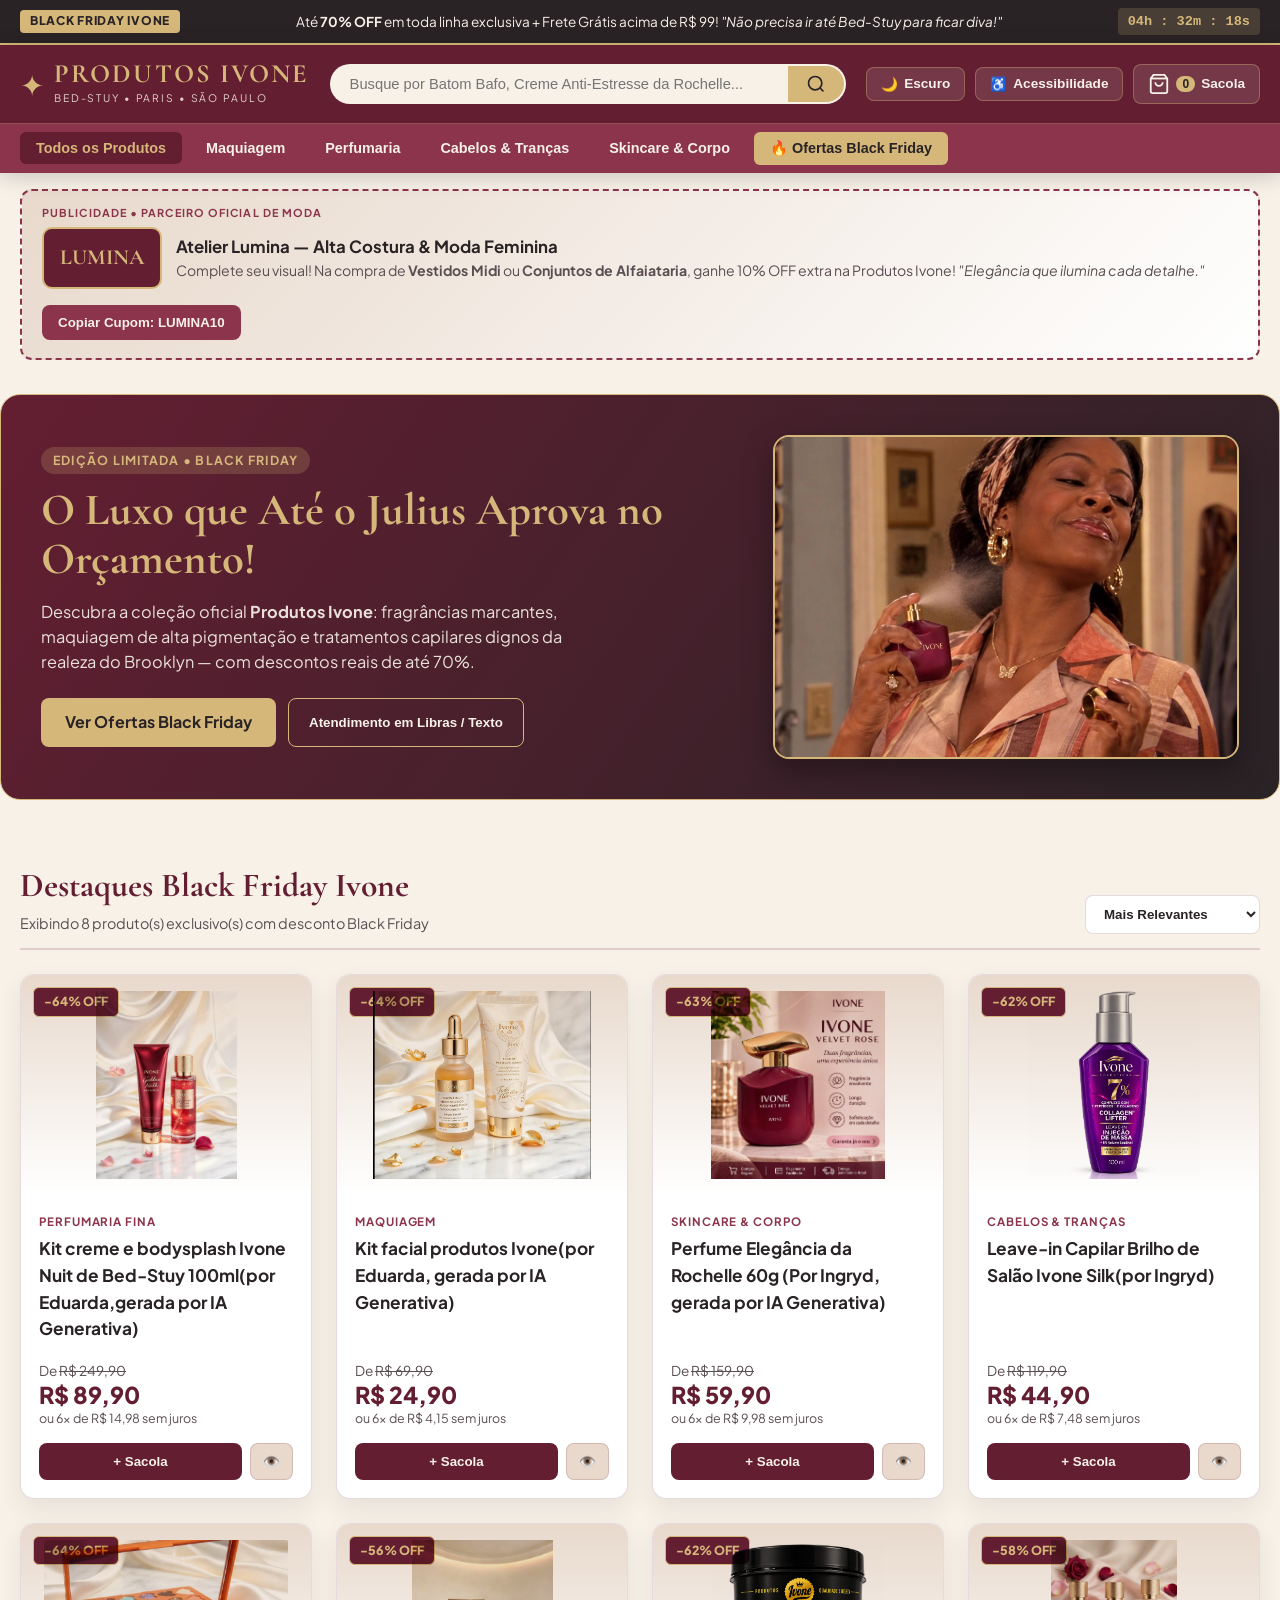
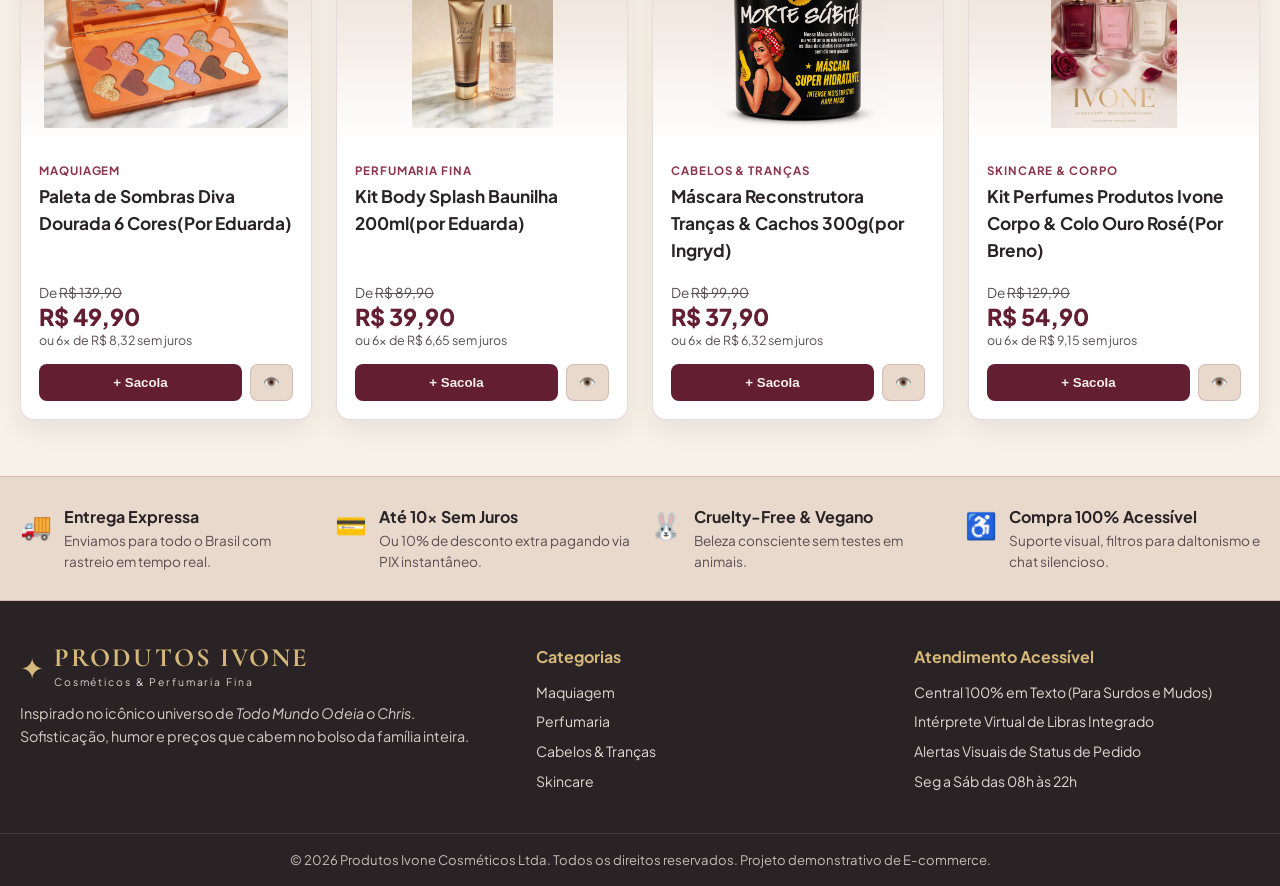
<file: index.html>
<!DOCTYPE html>
<html lang="pt-BR" data-theme="light" data-colorblind="none">
<head>
    <meta charset="UTF-8">
    <meta name="viewport" content="width=device-width, initial-scale=1.0">
    <title>Produtos Ivone | Beleza, Perfumaria & Cosméticos - Black Friday</title>
    <link rel="preconnect" href="https://fonts.googleapis.com">
    <link rel="preconnect" href="https://fonts.gstatic.com" crossorigin>
    <link href="https://fonts.googleapis.com/css2?family=Cormorant+Garamond:ital,wght@0,600;0,700;1,600&family=Plus+Jakarta+Sans:wght@400;500;600;700&display=swap" rel="stylesheet">
    <link rel="stylesheet" href="style.css">
</head>
<body>
    <!-- Filtros SVG para Daltonismo (Protanopia, Deuteranopia, Tritanopia, Acromatopsia) -->
    <svg class="svg-filters" aria-hidden="true" style="position: absolute; width: 0; height: 0; overflow: hidden;">
        <defs>
            <filter id="protanopia">
                <feColorMatrix type="matrix" values="0.567, 0.433, 0,     0, 0
                                                     0.558, 0.442, 0,     0, 0
                                                     0,     0.242, 0.758, 0, 0
                                                     0,     0,     0,     1, 0"/>
            </filter>
            <filter id="deuteranopia">
                <feColorMatrix type="matrix" values="0.625, 0.375, 0,   0, 0
                                                     0.7,   0.3,   0,   0, 0
                                                     0,     0.3,   0.7, 0, 0
                                                     0,     0,     0,   1, 0"/>
            </filter>
            <filter id="tritanopia">
                <feColorMatrix type="matrix" values="0.95, 0.05,  0,     0, 0
                                                     0,    0.433, 0.567, 0, 0
                                                     0,    0.475, 0.525, 0, 0
                                                     0,    0,     0,     1, 0"/>
            </filter>
            <filter id="achromatopsia">
                <feColorMatrix type="matrix" values="0.299, 0.587, 0.114, 0, 0
                                                     0.299, 0.587, 0.114, 0, 0
                                                     0.299, 0.587, 0.114, 0, 0
                                                     0,     0,     0,     1, 0"/>
            </filter>
        </defs>
    </svg>

    <!-- Barra Superior Black Friday -->
    <div class="top-promo-bar" role="region" aria-label="Aviso de Promoção Black Friday">
        <div class="container top-promo-inner">
            <span class="bf-badge">BLACK FRIDAY IVONE</span>
            <p>Até <strong>70% OFF</strong> em toda linha exclusiva + Frete Grátis acima de R$ 99! <em>"Não precisa ir até Bed-Stuy para ficar diva!"</em></p>
            <div class="countdown" id="bf-countdown" aria-label="Contagem regressiva da oferta">04h : 32m : 19s</div>
        </div>
    </div>

    <!-- Cabeçalho Principal & Menu -->
    <header class="main-header" id="main-header">
        <div class="container header-top">
            <a href="#" class="brand-logo" aria-label="Produtos Ivone Página Inicial">
                <span class="logo-crown">✦</span>
                <div class="logo-text">
                    <strong>PRODUTOS IVONE</strong>
                    <small>BED-STUY • PARIS • SÃO PAULO</small>
                </div>
            </a>

            <div class="search-bar" role="search">
                <input type="text" id="search-input" placeholder="Busque por Batom Bafo, Creme Anti-Estresse da Rochelle..." aria-label="Buscar produtos">
                <button type="button" id="search-btn" aria-label="Pesquisar">
                    <svg width="20" height="20" viewBox="0 0 24 24" fill="none" stroke="currentColor" stroke-width="2"><circle cx="11" cy="11" r="8"/><path d="m21 21-4.3-4.3"/></svg>
                </button>
            </div>

            <div class="header-actions">
                <button type="button" class="action-btn" id="theme-toggle" aria-label="Alternar modo claro e escuro" title="Modo Claro / Escuro">
                    <span class="icon-sun" aria-hidden="true">☀️</span>
                    <span class="icon-moon" aria-hidden="true">🌙</span>
                    <span class="action-label" id="theme-label">Escuro</span>
                </button>

                <button type="button" class="action-btn a11y-trigger" id="a11y-toggle" aria-expanded="false" aria-controls="a11y-panel" title="Acessibilidade Inclusiva">
                    <span aria-hidden="true">♿</span>
                    <span class="action-label">Acessibilidade</span>
                </button>

                <button type="button" class="action-btn cart-trigger" id="cart-toggle" aria-label="Abrir sacola de compras">
                    <svg width="22" height="22" viewBox="0 0 24 24" fill="none" stroke="currentColor" stroke-width="2"><path d="M6 2 3 6v14a2 2 0 0 0 2 2h14a2 2 0 0 0 2-2V6l-3-4Z"/><path d="M3 6h18"/><path d="M16 10a4 4 0 0 1-8 0"/></svg>
                    <span class="cart-badge" id="cart-count">0</span>
                    <span class="action-label">Sacola</span>
                </button>
            </div>
        </div>

        <nav class="category-nav" aria-label="Categorias de produtos">
            <div class="container">
                <ul class="nav-list" id="category-filters">
                    <li><button class="nav-link active" data-category="todos">Todos os Produtos</button></li>
                    <li><button class="nav-link" data-category="maquiagem">Maquiagem</button></li>
                    <li><button class="nav-link" data-category="perfumaria">Perfumaria</button></li>
                    <li><button class="nav-link" data-category="cabelos">Cabelos & Tranças</button></li>
                    <li><button class="nav-link" data-category="skincare">Skincare & Corpo</button></li>
                    <li><button class="nav-link highlight-bf" data-category="blackfriday">🔥 Ofertas Black Friday</button></li>
                </ul>
            </div>
        </nav>
    </header>

    <!-- Espaço Exclusivo para Propaganda de Outra Marca (Moda Feminina) -->
    <section class="partner-ad-banner" aria-label="Publicidade de Marca Parceira">
        <div class="container">
            <div class="ad-card">
                <div class="ad-tag">PUBLICIDADE • PARCEIRO OFICIAL DE MODA</div>
                <div class="ad-content">
                    <div class="ad-brand-box">
                        <span class="ad-logo-badge">LUMINA</span>
                        <div>
                            <h3>Atelier Lumina — Alta Costura &amp; Moda Feminina</h3>
                            <p>Complete seu visual! Na compra de <strong>Vestidos Midi</strong> ou <strong>Conjuntos de Alfaiataria</strong>, ganhe 10% OFF extra na Produtos Ivone! <em>"Elegância que ilumina cada detalhe."</em></p>
                        </div>
                    </div>
                    <div class="ad-cta-group">
                        <button type="button" class="btn-ad" id="copy-partner-coupon" data-coupon="LUMINA10">Copiar Cupom: LUMINA10</button>
                        <small id="coupon-feedback" class="coupon-msg" aria-live="polite"></small>
                    </div>
                </div>
            </div>
        </div>
    </section>

    <!-- Banner Hero Black Friday Produtos Ivone -->
    <section class="hero-section">
        <div class="container hero-grid">
            <div class="hero-text">
                <span class="hero-eyebrow">EDIÇÃO LIMITADA • BLACK FRIDAY</span>
                <h1>O Luxo que Até o Julius Aprova no Orçamento!</h1>
                <p>Descubra a coleção oficial <strong>Produtos Ivone</strong>: fragrâncias marcantes, maquiagem de alta pigmentação e tratamentos capilares dignos da realeza do Brooklyn — com descontos reais de até 70%.</p>
                <div class="hero-buttons">
                    <a href="#catalogo" class="btn-primary">Ver Ofertas Black Friday</a>
                    <button type="button" class="btn-secondary" id="open-virtual-consultant">Atendimento em Libras / Texto</button>
                </div>
            </div>
            <div class="hero-visual">
                <a href="#catalogo" class="hero-promo-banner" aria-label="Oferta em Destaque Black Friday Produtos Ivone">
                    <img src="assets/imgpropagandaprodivone.jpg" alt="Campanha Black Friday Produtos Ivone - Até 70% OFF">
                </a>
            </div>
        </div>
    </section>

    <!-- Corpo Principal do Sistema: Filtros, Ordenação e Vitrine de Produtos -->
    <main id="catalogo" class="main-catalog container">
        <div class="catalog-header">
            <div>
                <h2 id="catalog-title">Destaques Black Friday Ivone</h2>
                <p class="catalog-subtitle" id="catalog-count">Exibindo 8 produtos exclusivos com desconto</p>
            </div>
            <div class="catalog-controls">
                <label for="sort-select" class="sr-only">Ordenar por</label>
                <select id="sort-select" class="sort-dropdown">
                    <option value="featured">Mais Relevantes</option>
                    <option value="price-asc">Menor Preço</option>
                    <option value="price-desc">Maior Preço</option>
                    <option value="discount">Maior Desconto (%)</option>
                </select>
            </div>
        </div>

        <!-- Grid de Produtos (Onde o JS injeta os cards) -->
        <div class="products-grid" id="products-grid"></div>
    </main>

    <!-- Seção de Diferenciais -->
    <section class="benefits-strip">
        <div class="container benefits-grid">
            <div class="benefit-item">
                <span class="benefit-icon">🚚</span>
                <div>
                    <strong>Entrega Expressa</strong>
                    <p>Enviamos para todo o Brasil com rastreio em tempo real.</p>
                </div>
            </div>
            <div class="benefit-item">
                <span class="benefit-icon">💳</span>
                <div>
                    <strong>Até 10x Sem Juros</strong>
                    <p>Ou 10% de desconto extra pagando via PIX instantâneo.</p>
                </div>
            </div>
            <div class="benefit-item">
                <span class="benefit-icon">🐰</span>
                <div>
                    <strong>Cruelty-Free & Vegano</strong>
                    <p>Beleza consciente sem testes em animais.</p>
                </div>
            </div>
            <div class="benefit-item">
                <span class="benefit-icon">♿</span>
                <div>
                    <strong>Compra 100% Acessível</strong>
                    <p>Suporte visual, filtros para daltonismo e chat silencioso.</p>
                </div>
            </div>
        </div>
    </section>

    <!-- Rodapé -->
    <footer class="site-footer">
        <div class="container footer-grid">
            <div>
                <div class="brand-logo footer-logo">
                    <span class="logo-crown">✦</span>
                    <div class="logo-text">
                        <strong>PRODUTOS IVONE</strong>
                        <small>Cosméticos & Perfumaria Fina</small>
                    </div>
                </div>
                <p class="footer-desc">Inspirado no icônico universo de <em>Todo Mundo Odeia o Chris</em>. Sofisticação, humor e preços que cabem no bolso da família inteira.</p>
            </div>
            <div>
                <h4>Categorias</h4>
                <ul>
                    <li><a href="#catalogo" data-cat-link="maquiagem">Maquiagem</a></li>
                    <li><a href="#catalogo" data-cat-link="perfumaria">Perfumaria</a></li>
                    <li><a href="#catalogo" data-cat-link="cabelos">Cabelos & Tranças</a></li>
                    <li><a href="#catalogo" data-cat-link="skincare">Skincare</a></li>
                </ul>
            </div>
            <div>
                <h4>Atendimento Acessível</h4>
                <ul>
                    <li>Central 100% em Texto (Para Surdos e Mudos)</li>
                    <li>Intérprete Virtual de Libras Integrado</li>
                    <li>Alertas Visuais de Status de Pedido</li>
                    <li>Seg a Sáb das 08h às 22h</li>
                </ul>
            </div>
        </div>
        <div class="footer-bottom">
            <div class="container">
                <p>© 2026 Produtos Ivone Cosméticos Ltda. Todos os direitos reservados. Projeto demonstrativo de E-commerce.</p>
            </div>
        </div>
    </footer>

    <!-- MODAL 1: DETALHES DO PRODUTO -->
    <div class="modal-backdrop" id="product-modal" role="dialog" aria-modal="true" aria-labelledby="modal-prod-title" hidden>
        <div class="modal-box product-modal-box">
            <button type="button" class="modal-close" id="close-product-modal" aria-label="Fechar detalhes do produto">✕</button>
            <div class="product-detail-layout">
                <div class="product-gallery-col">
                    <div class="featured-image-stage" id="featured-image-stage" title="Passe o mouse ou clique para ampliar">
                        <span class="modal-bf-tag" id="modal-discount-badge">-50% OFF</span>
                        <div class="featured-art-container" id="modal-main-image"></div>
                        <button type="button" class="zoom-toggle-btn" id="toggle-zoom-btn">🔍 Ampliar Foto em Evidência</button>
                    </div>
                    <div class="thumbnail-strip" id="modal-thumbnails"></div>
                </div>

                <div class="product-info-col">
                    <span class="modal-category-tag" id="modal-prod-category">MAQUIAGEM</span>
                    <h2 id="modal-prod-title">Nome do Produto</h2>
                    <div class="modal-rating">
                        <span class="stars">★★★★★</span>
                        <span id="modal-prod-reviews">(148 avaliações verificadas)</span>
                    </div>

                    <p class="modal-description" id="modal-prod-desc">Descrição completa do produto.</p>

                    <div class="modal-price-card">
                        <div class="bf-label-row">
                            <span class="bf-pill">OFERTA BLACK FRIDAY</span>
                            <span class="stock-pill">● Em estoque — Pronta entrega</span>
                        </div>
                        <div class="price-old">De <del id="modal-old-price">R$ 199,90</del></div>
                        <div class="price-current">Por <strong id="modal-new-price">R$ 89,90</strong></div>
                        <div class="price-installments" id="modal-installments">ou 6x de R$ 14,98 sem juros no cartão</div>
                    </div>

                    <div class="purchase-controls">
                        <div class="qty-selector" aria-label="Quantidade">
                            <button type="button" id="modal-qty-minus" aria-label="Diminuir quantidade">−</button>
                            <input type="number" id="modal-qty-input" value="1" min="1" max="20" readonly aria-label="Quantidade selecionada">
                            <button type="button" id="modal-qty-plus" aria-label="Aumentar quantidade">+</button>
                        </div>
                        <button type="button" class="btn-add-to-cart" id="modal-add-cart-btn">Adicionar à Sacola</button>
                        <button type="button" class="btn-buy-now" id="modal-buy-now-btn">Comprar Agora</button>
                    </div>

                    <div class="mini-shipping-calc">
                        <label for="modal-cep-input">Calcular prazo e taxa de entrega:</label>
                        <div class="cep-row">
                            <input type="text" id="modal-cep-input" placeholder="00000-000" maxlength="9">
                            <button type="button" id="modal-calc-cep-btn">Calcular</button>
                        </div>
                        <div id="modal-cep-result" class="cep-result" aria-live="polite"></div>
                    </div>
                </div>
            </div>
        </div>
    </div>

    <!-- GAVETA DO CARRINHO -->
    <div class="drawer-backdrop" id="cart-drawer-backdrop" hidden></div>
    <aside class="cart-drawer" id="cart-drawer" role="dialog" aria-modal="true" aria-label="Sacola de Compras" hidden>
        <div class="drawer-header">
            <h3>🛍️ Minha Sacola (<span id="drawer-item-count">0</span>)</h3>
            <button type="button" class="modal-close" id="close-cart-drawer" aria-label="Fechar sacola">✕</button>
        </div>

        <div class="free-shipping-bar">
            <p id="free-shipping-msg">Faltam <strong>R$ 99,00</strong> para ganhar <strong>FRETE GRÁTIS</strong>!</p>
            <div class="progress-track">
                <div class="progress-fill" id="free-shipping-progress" style="width: 0%;"></div>
            </div>
        </div>

        <div class="cart-items-container" id="cart-items-list"></div>

        <div class="cart-footer" id="cart-footer">
            <div class="coupon-box">
                <input type="text" id="cart-coupon-input" placeholder="Cupom (ex: IVONE10 ou LUMINA10)">
                <button type="button" id="apply-coupon-btn">Aplicar</button>
            </div>
            <div id="cart-coupon-status" class="coupon-status-text" aria-live="polite"></div>

            <div class="cart-totals">
                <div class="total-row">
                    <span>Subtotal (sem desconto BF):</span>
                    <span id="cart-original-subtotal">R$ 0,00</span>
                </div>
                <div class="total-row discount-row">
                    <span>Economia Black Friday + Cupom:</span>
                    <span id="cart-total-savings">- R$ 0,00</span>
                </div>
                <div class="total-row grand-total">
                    <span>Subtotal dos Produtos:</span>
                    <strong id="cart-subtotal">R$ 0,00</strong>
                </div>
            </div>

            <button type="button" class="btn-checkout-start" id="proceed-to-checkout-btn">
                Continuar para Entrega e Pagamento →
            </button>
        </div>
    </aside>

    <!-- MODAL DE CHECKOUT -->
    <div class="modal-backdrop" id="checkout-modal" role="dialog" aria-modal="true" aria-labelledby="checkout-title" hidden>
        <div class="modal-box checkout-modal-box">
            <div class="checkout-header">
                <h2 id="checkout-title">Finalizar Compra • Produtos Ivone</h2>
                <button type="button" class="modal-close" id="close-checkout-modal" aria-label="Fechar checkout">✕</button>
            </div>

            <div class="checkout-stepper" role="tablist">
                <div class="step active" id="step-indicator-1">1. Cadastro & Endereço</div>
                <div class="step" id="step-indicator-2">2. Taxa de Entrega</div>
                <div class="step" id="step-indicator-3">3. Pagamento</div>
                <div class="step" id="step-indicator-4">4. Confirmação</div>
            </div>

            <div class="checkout-grid">
                <div class="checkout-main-col">
                    <form id="checkout-step-1" class="checkout-step-panel">
                        <h3>Dados Pessoais e Endereço de Entrega</h3>
                        <div class="form-grid-2">
                            <div class="form-group">
                                <label for="cust-name">Nome Completo *</label>
                                <input type="text" id="cust-name" required placeholder="Ex: Rochelle Rock">
                            </div>
                            <div class="form-group">
                                <label for="cust-cpf">CPF *</label>
                                <input type="text" id="cust-cpf" required placeholder="000.000.000-00" maxlength="14">
                            </div>
                            <div class="form-group">
                                <label for="cust-email">E-mail para Rastreio *</label>
                                <input type="email" id="cust-email" required placeholder="rochelle@bedstuy.com">
                            </div>
                            <div class="form-group">
                                <label for="cust-phone">WhatsApp / SMS *</label>
                                <input type="tel" id="cust-phone" required placeholder="(11) 99999-9999" maxlength="15">
                            </div>
                        </div>

                        <hr class="form-divider">

                        <div class="form-grid-3">
                            <div class="form-group">
                                <label for="addr-cep">CEP *</label>
                                <input type="text" id="addr-cep" required placeholder="01001-000" maxlength="9">
                            </div>
                            <div class="form-group span-2">
                                <label for="addr-street">Rua / Avenida *</label>
                                <input type="text" id="addr-street" required placeholder="Rua das Acácias">
                            </div>
                            <div class="form-group">
                                <label for="addr-number">Número *</label>
                                <input type="text" id="addr-number" required placeholder="123">
                            </div>
                            <div class="form-group">
                                <label for="addr-neighborhood">Bairro *</label>
                                <input type="text" id="addr-neighborhood" required placeholder="Centro">
                            </div>
                            <div class="form-group">
                                <label for="addr-city">Cidade / UF *</label>
                                <input type="text" id="addr-city" required placeholder="São Paulo - SP">
                            </div>
                        </div>

                        <div class="step-actions">
                            <button type="submit" class="btn-primary">Salvar Endereço e Escolher Frete →</button>
                        </div>
                    </form>

                    <div id="checkout-step-2" class="checkout-step-panel" hidden>
                        <h3>Escolha a Modalidade e Taxa de Entrega</h3>
                        <p class="step-hint">Enviando para: <strong id="shipping-dest-preview"></strong></p>

                        <div class="shipping-options-list">
                            <label class="radio-card">
                                <input type="radio" name="shippingMethod" value="economico" data-price="14.90" checked>
                                <div class="radio-card-body">
                                    <div>
                                        <strong>Entrega Econômica</strong>
                                        <span>Receba em 5 a 8 dias úteis</span>
                                    </div>
                                    <span class="shipping-price-tag" id="price-ship-economico">R$ 14,90</span>
                                </div>
                            </label>

                            <label class="radio-card">
                                <input type="radio" name="shippingMethod" value="expressa" data-price="26.50">
                                <div class="radio-card-body">
                                    <div>
                                        <strong>Entrega Expressa Ivone Jet</strong>
                                        <span>Receba em 1 a 2 dias úteis</span>
                                    </div>
                                    <span class="shipping-price-tag">R$ 26,50</span>
                                </div>
                            </label>

                            <label class="radio-card">
                                <input type="radio" name="shippingMethod" value="retirada" data-price="0">
                                <div class="radio-card-body">
                                    <div>
                                        <strong>Retirar no Ponto Parceiro</strong>
                                        <span>Disponível em 24h • Sem taxa</span>
                                    </div>
                                    <span class="shipping-price-tag free">GRÁTIS</span>
                                </div>
                            </label>
                        </div>

                        <div class="step-actions">
                            <button type="button" class="btn-secondary" id="back-to-step-1">← Voltar</button>
                            <button type="button" class="btn-primary" id="go-to-step-3">Ir para Pagamento →</button>
                        </div>
                    </div>

                    <div id="checkout-step-3" class="checkout-step-panel" hidden>
                        <h3>Selecione o Método de Pagamento</h3>

                        <div class="payment-tabs">
                            <button type="button" class="pay-tab active" data-pay="pix">💠 PIX (10% OFF Extra)</button>
                            <button type="button" class="pay-tab" data-pay="credit">💳 Cartão de Crédito</button>
                            <button type="button" class="pay-tab" data-pay="boleto">📄 Boleto Bancário</button>
                        </div>

                        <div class="pay-content active" id="pay-panel-pix">
                            <div class="pix-box">
                                <div class="qr-sim">
                                    <svg width="110" height="110" viewBox="0 0 100 100">
                                        <rect width="100" height="100" fill="#fff"/>
                                        <rect x="10" y="10" width="25" height="25" fill="#292326"/>
                                        <rect x="65" y="10" width="25" height="25" fill="#292326"/>
                                        <rect x="10" y="65" width="25" height="25" fill="#292326"/>
                                        <rect x="45" y="20" width="10" height="10" fill="#641E32"/>
                                    </svg>
                                </div>
                                <div>
                                    <strong>Aprovação Imediata + 10% de Desconto Extra!</strong>
                                    <p>Código PIX gerado na confirmação.</p>
                                </div>
                            </div>
                        </div>

                        <div class="pay-content" id="pay-panel-credit" hidden>
                            <div class="form-grid-2">
                                <div class="form-group span-2">
                                    <label for="cc-number">Número do Cartão</label>
                                    <input type="text" id="cc-number" placeholder="0000 0000 0000 0000" maxlength="19">
                                </div>
                                <div class="form-group">
                                    <label for="cc-name">Nome no Cartão</label>
                                    <input type="text" id="cc-name" placeholder="ROCHELLE ROCK">
                                </div>
                                <div class="form-group">
                                    <label for="cc-exp">Validade / CVV</label>
                                    <div class="split-inputs">
                                        <input type="text" id="cc-exp" placeholder="MM/AA" maxlength="5">
                                        <input type="text" id="cc-cvv" placeholder="CVV" maxlength="4">
                                    </div>
                                </div>
                                <div class="form-group span-2">
                                    <label for="cc-installments">Parcelamento</label>
                                    <select id="cc-installments"></select>
                                </div>
                            </div>
                        </div>

                        <div class="pay-content" id="pay-panel-boleto" hidden>
                            <div class="boleto-box">
                                <strong>Boleto Bancário Registrado</strong>
                                <p>Vencimento em 2 dias úteis.</p>
                            </div>
                        </div>

                        <div class="step-actions">
                            <button type="button" class="btn-secondary" id="back-to-step-2">← Voltar</button>
                            <button type="button" class="btn-primary" id="confirm-order-btn">✓ Finalizar Pedido Agora</button>
                        </div>
                    </div>

                    <div id="checkout-step-4" class="checkout-step-panel order-success-panel" hidden>
                        <div class="success-icon">🎉</div>
                        <h3>Pedido Realizado com Sucesso!</h3>
                        <p class="order-number">Número do Pedido: <strong id="final-order-id">#IVN-202689</strong></p>
                        <p>Obrigado por comprar na Produtos Ivone!</p>
                        <button type="button" class="btn-primary" id="finish-and-reset-btn">Continuar Comprando</button>
                    </div>
                </div>

                <aside class="checkout-summary-col">
                    <h4>Resumo do Pedido</h4>
                    <div id="checkout-items-mini" class="checkout-items-mini"></div>
                    <div class="summary-lines">
                        <div class="s-line"><span>Produtos:</span><span id="chk-subtotal">R$ 0,00</span></div>
                        <div class="s-line"><span>Taxa de Entrega:</span><span id="chk-shipping">R$ 14,90</span></div>
                        <div class="s-line discount" id="chk-pix-discount-row"><span>Desconto PIX (10%):</span><span id="chk-pix-discount">- R$ 0,00</span></div>
                        <div class="s-line total"><span>Total a Pagar:</span><strong id="chk-grand-total">R$ 0,00</strong></div>
                    </div>
                </aside>
            </div>
        </div>
    </div>

    <!-- PAINEL DE ACESSIBILIDADE -->
    <aside class="a11y-panel" id="a11y-panel" role="dialog" aria-label="Central de Acessibilidade" hidden>
        <div class="a11y-header">
            <h3>♿ Acessibilidade Inclusiva</h3>
            <button type="button" id="close-a11y-panel" aria-label="Fechar">✕</button>
        </div>
        <div class="a11y-section">
            <h4>👁️ Daltonismo</h4>
            <div class="a11y-btn-grid">
                <button type="button" class="cb-btn active" data-cb="none">Padrão</button>
                <button type="button" class="cb-btn" data-cb="protanopia">Protanopia</button>
                <button type="button" class="cb-btn" data-cb="deuteranopia">Deuteranopia</button>
                <button type="button" class="cb-btn" data-cb="tritanopia">Tritanopia</button>
            </div>
        </div>
        <div class="a11y-section">
            <h4>🤟 Surdos e Mudos</h4>
            <label class="switch-row">
                <span>Intérprete Virtual de Libras</span>
                <input type="checkbox" id="libras-widget-toggle">
            </label>
            <button type="button" class="btn-chat-deaf" id="open-silent-chat-btn">💬 Abrir Chat em Texto</button>
        </div>
        <div class="a11y-section">
            <h4>🔠 Fonte</h4>
            <div class="font-controls">
                <button type="button" id="font-decrease">A−</button>
                <button type="button" id="font-reset">Normal</button>
                <button type="button" id="font-increase">A+</button>
            </div>
        </div>
    </aside>

    <div class="libras-floating-box" id="libras-floating-box" hidden>
        <div class="libras-header">
            <span>🤟 Intérprete Libras</span>
            <button type="button" id="close-libras-box">✕</button>
        </div>
        <div class="libras-avatar-stage">
            <div class="libras-hand-anim">🤟</div>
            <p id="libras-caption-text">Passe o mouse ou clique em qualquer produto.</p>
        </div>
    </div>

    <div class="silent-chat-box" id="silent-chat-box" hidden>
        <div class="chat-header">
            <span>💬 Atendimento Escrito Ivone</span>
            <button type="button" id="close-silent-chat">✕</button>
        </div>
        <div class="chat-messages" id="chat-messages">
            <div class="msg bot">Olá! Como podemos ajudar?</div>
        </div>
        <div class="chat-quick-replies">
            <button type="button" class="quick-q" data-q="Qual o prazo de entrega?">Prazo de entrega?</button>
            <button type="button" class="quick-q" data-q="Como funciona o desconto Black Friday?">Desconto Black Friday?</button>
        </div>
        <form class="chat-input-form" id="silent-chat-form">
            <input type="text" id="silent-chat-input" placeholder="Digite sua mensagem..." required>
            <button type="submit">Enviar</button>
        </form>
    </div>

    <!-- Toast de Notificação Visual -->
    <div class="visual-toast-container" id="toast-container" aria-live="assertive"></div>

    <!-- LINK OBRIGATÓRIO PARA O JAVASCRIPT FUNCIONAR -->
    <script src="app.js"></script>
</body>
</html>
</file>
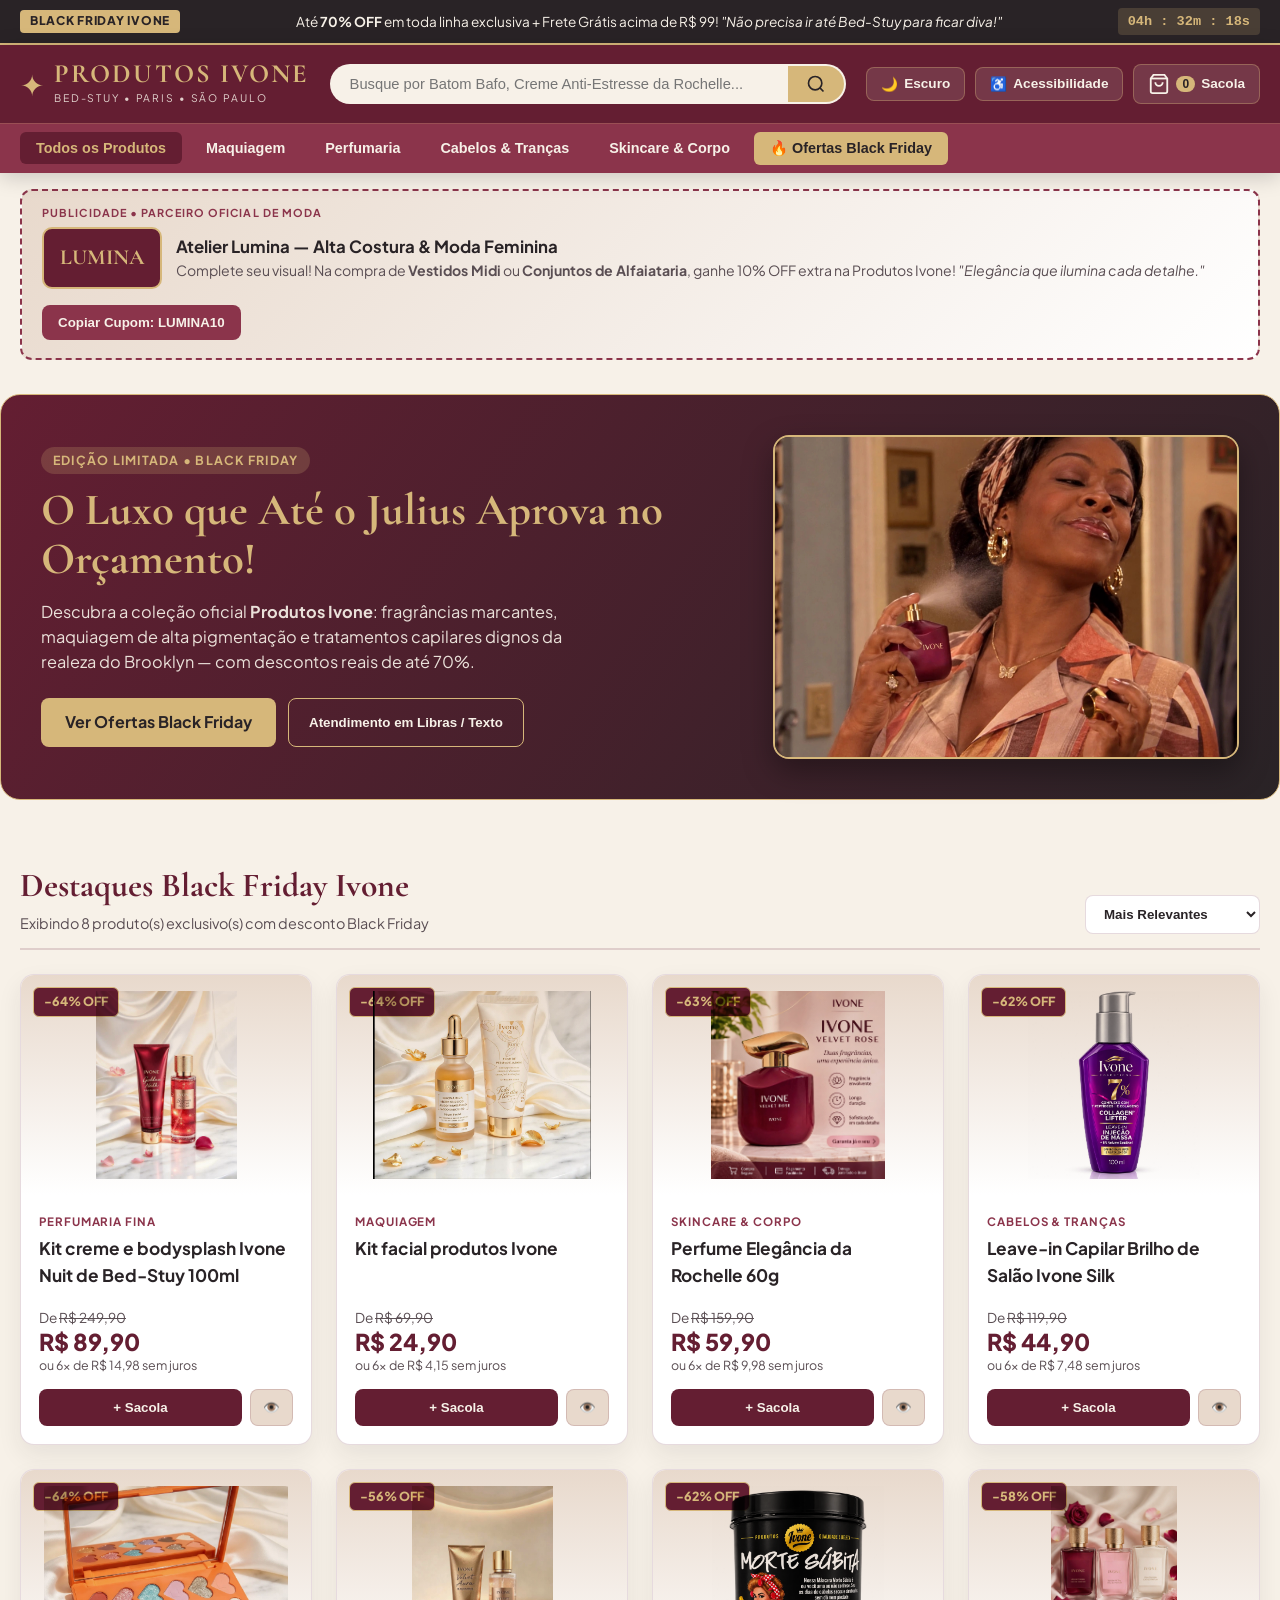
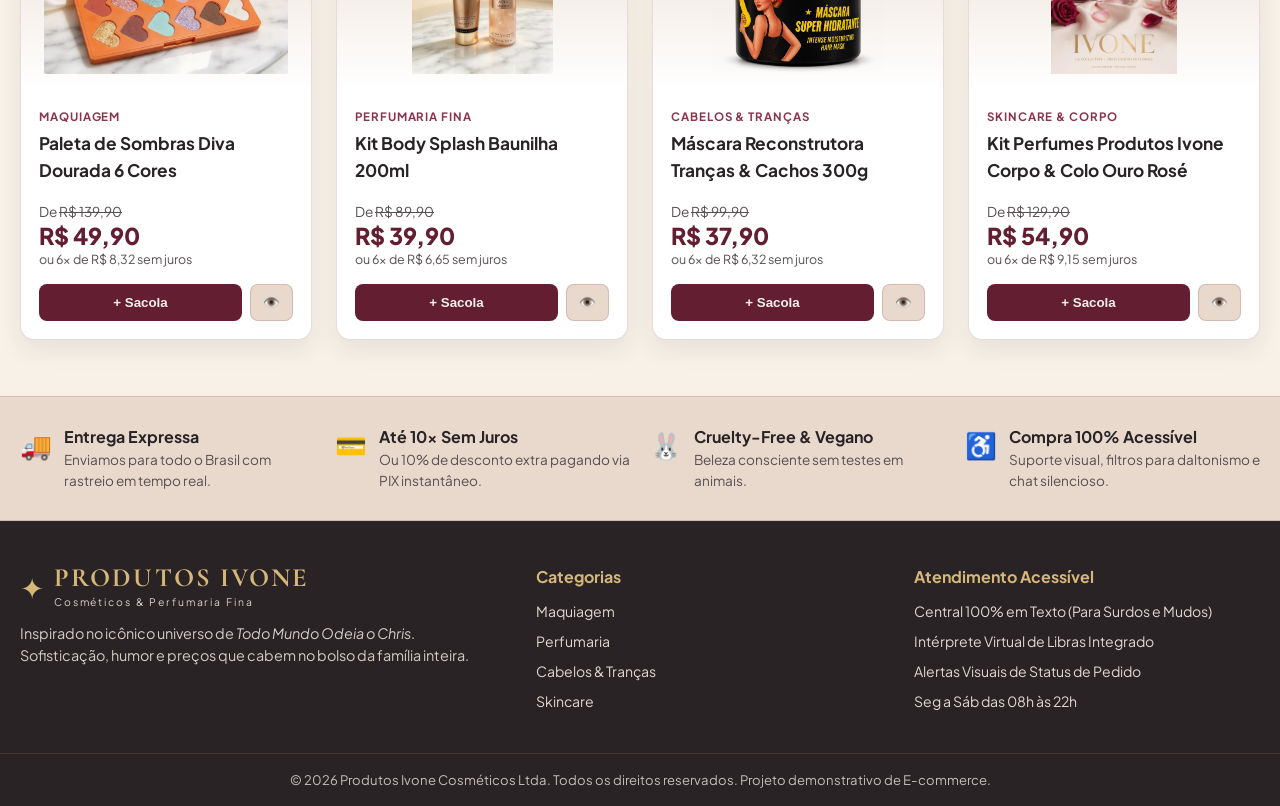
<file: produtos_ivone_GitHub_pronto (2)/produtos_ivone_GitHub_pronto/index.html>
<!DOCTYPE html>
<html lang="pt-BR" data-theme="light" data-colorblind="none">
<head>
    <meta charset="UTF-8">
    <meta name="viewport" content="width=device-width, initial-scale=1.0">
    <title>Produtos Ivone | Beleza, Perfumaria & Cosméticos - Black Friday</title>
    <link rel="preconnect" href="https://fonts.googleapis.com">
    <link rel="preconnect" href="https://fonts.gstatic.com" crossorigin>
    <link href="https://fonts.googleapis.com/css2?family=Cormorant+Garamond:ital,wght@0,600;0,700;1,600&family=Plus+Jakarta+Sans:wght@400;500;600;700&display=swap" rel="stylesheet">
    <link rel="stylesheet" href="css/style.css">
</head>
<body>
    <!-- Filtros SVG para Daltonismo (Protanopia, Deuteranopia, Tritanopia, Acromatopsia) -->
    <svg class="svg-filters" aria-hidden="true" style="position: absolute; width: 0; height: 0; overflow: hidden;">
        <defs>
            <filter id="protanopia">
                <feColorMatrix type="matrix" values="0.567, 0.433, 0,     0, 0
                                                     0.558, 0.442, 0,     0, 0
                                                     0,     0.242, 0.758, 0, 0
                                                     0,     0,     0,     1, 0"/>
            </filter>
            <filter id="deuteranopia">
                <feColorMatrix type="matrix" values="0.625, 0.375, 0,   0, 0
                                                     0.7,   0.3,   0,   0, 0
                                                     0,     0.3,   0.7, 0, 0
                                                     0,     0,     0,   1, 0"/>
            </filter>
            <filter id="tritanopia">
                <feColorMatrix type="matrix" values="0.95, 0.05,  0,     0, 0
                                                     0,    0.433, 0.567, 0, 0
                                                     0,    0.475, 0.525, 0, 0
                                                     0,    0,     0,     1, 0"/>
            </filter>
            <filter id="achromatopsia">
                <feColorMatrix type="matrix" values="0.299, 0.587, 0.114, 0, 0
                                                     0.299, 0.587, 0.114, 0, 0
                                                     0.299, 0.587, 0.114, 0, 0
                                                     0,     0,     0,     1, 0"/>
            </filter>
        </defs>
    </svg>

    <!-- Barra Superior Black Friday -->
    <div class="top-promo-bar" role="region" aria-label="Aviso de Promoção Black Friday">
        <div class="container top-promo-inner">
            <span class="bf-badge">BLACK FRIDAY IVONE</span>
            <p>Até <strong>70% OFF</strong> em toda linha exclusiva + Frete Grátis acima de R$ 99! <em>"Não precisa ir até Bed-Stuy para ficar diva!"</em></p>
            <div class="countdown" id="bf-countdown" aria-label="Contagem regressiva da oferta">04h : 32m : 19s</div>
        </div>
    </div>

    <!-- Cabeçalho Principal & Menu -->
    <header class="main-header" id="main-header">
        <div class="container header-top">
            <a href="#" class="brand-logo" aria-label="Produtos Ivone Página Inicial">
                <span class="logo-crown">✦</span>
                <div class="logo-text">
                    <strong>PRODUTOS IVONE</strong>
                    <small>BED-STUY • PARIS • SÃO PAULO</small>
                </div>
            </a>

            <div class="search-bar" role="search">
                <input type="text" id="search-input" placeholder="Busque por Batom Bafo, Creme Anti-Estresse da Rochelle..." aria-label="Buscar produtos">
                <button type="button" id="search-btn" aria-label="Pesquisar">
                    <svg width="20" height="20" viewBox="0 0 24 24" fill="none" stroke="currentColor" stroke-width="2"><circle cx="11" cy="11" r="8"/><path d="m21 21-4.3-4.3"/></svg>
                </button>
            </div>

            <div class="header-actions">
                <button type="button" class="action-btn" id="theme-toggle" aria-label="Alternar modo claro e escuro" title="Modo Claro / Escuro">
                    <span class="icon-sun" aria-hidden="true">☀️</span>
                    <span class="icon-moon" aria-hidden="true">🌙</span>
                    <span class="action-label" id="theme-label">Escuro</span>
                </button>

                <button type="button" class="action-btn a11y-trigger" id="a11y-toggle" aria-expanded="false" aria-controls="a11y-panel" title="Acessibilidade Inclusiva">
                    <span aria-hidden="true">♿</span>
                    <span class="action-label">Acessibilidade</span>
                </button>

                <button type="button" class="action-btn cart-trigger" id="cart-toggle" aria-label="Abrir sacola de compras">
                    <svg width="22" height="22" viewBox="0 0 24 24" fill="none" stroke="currentColor" stroke-width="2"><path d="M6 2 3 6v14a2 2 0 0 0 2 2h14a2 2 0 0 0 2-2V6l-3-4Z"/><path d="M3 6h18"/><path d="M16 10a4 4 0 0 1-8 0"/></svg>
                    <span class="cart-badge" id="cart-count">0</span>
                    <span class="action-label">Sacola</span>
                </button>
            </div>
        </div>

        <nav class="category-nav" aria-label="Categorias de produtos">
            <div class="container">
                <ul class="nav-list" id="category-filters">
                    <li><button class="nav-link active" data-category="todos">Todos os Produtos</button></li>
                    <li><button class="nav-link" data-category="maquiagem">Maquiagem</button></li>
                    <li><button class="nav-link" data-category="perfumaria">Perfumaria</button></li>
                    <li><button class="nav-link" data-category="cabelos">Cabelos & Tranças</button></li>
                    <li><button class="nav-link" data-category="skincare">Skincare & Corpo</button></li>
                    <li><button class="nav-link highlight-bf" data-category="blackfriday">🔥 Ofertas Black Friday</button></li>
                </ul>
            </div>
        </nav>
    </header>

    <!-- Espaço Exclusivo para Propaganda de Outra Marca (Moda Feminina) -->
    <section class="partner-ad-banner" aria-label="Publicidade de Marca Parceira">
        <div class="container">
            <div class="ad-card">
                <div class="ad-tag">PUBLICIDADE • PARCEIRO OFICIAL DE MODA</div>
                <div class="ad-content">
                    <div class="ad-brand-box">
                        <span class="ad-logo-badge">LUMINA</span>
                        <div>
                            <h3>Atelier Lumina — Alta Costura &amp; Moda Feminina</h3>
                            <p>Complete seu visual! Na compra de <strong>Vestidos Midi</strong> ou <strong>Conjuntos de Alfaiataria</strong>, ganhe 10% OFF extra na Produtos Ivone! <em>"Elegância que ilumina cada detalhe."</em></p>
                        </div>
                    </div>
                    <div class="ad-cta-group">
                        <button type="button" class="btn-ad" id="copy-partner-coupon" data-coupon="LUMINA10">Copiar Cupom: LUMINA10</button>
                        <small id="coupon-feedback" class="coupon-msg" aria-live="polite"></small>
                    </div>
                </div>
            </div>
        </div>
    </section>

    <!-- Banner Hero Black Friday Produtos Ivone -->
    <section class="hero-section">
        <div class="container hero-grid">
            <div class="hero-text">
                <span class="hero-eyebrow">EDIÇÃO LIMITADA • BLACK FRIDAY</span>
                <h1>O Luxo que Até o Julius Aprova no Orçamento!</h1>
                <p>Descubra a coleção oficial <strong>Produtos Ivone</strong>: fragrâncias marcantes, maquiagem de alta pigmentação e tratamentos capilares dignos da realeza do Brooklyn — com descontos reais de até 70%.</p>
                <div class="hero-buttons">
                    <a href="#catalogo" class="btn-primary">Ver Ofertas Black Friday</a>
                    <button type="button" class="btn-secondary" id="open-virtual-consultant">Atendimento em Libras / Texto</button>
                </div>
            </div>
            <div class="hero-visual">
                <a href="#catalogo" class="hero-promo-banner" aria-label="Oferta em Destaque Black Friday Produtos Ivone">
                    <img src="assets/imgpropagandaprodivone.jpg" alt="Campanha Black Friday Produtos Ivone - Até 70% OFF">
                </a>
            </div>
        </div>
    </section>

    <!-- Corpo Principal do Sistema: Filtros, Ordenação e Vitrine de Produtos -->
    <main id="catalogo" class="main-catalog container">
        <div class="catalog-header">
            <div>
                <h2 id="catalog-title">Destaques Black Friday Ivone</h2>
                <p class="catalog-subtitle" id="catalog-count">Exibindo 8 produtos exclusivos com desconto</p>
            </div>
            <div class="catalog-controls">
                <label for="sort-select" class="sr-only">Ordenar por</label>
                <select id="sort-select" class="sort-dropdown">
                    <option value="featured">Mais Relevantes</option>
                    <option value="price-asc">Menor Preço</option>
                    <option value="price-desc">Maior Preço</option>
                    <option value="discount">Maior Desconto (%)</option>
                </select>
            </div>
        </div>

        <!-- Grid de Produtos (Onde o JS injeta os cards) -->
        <div class="products-grid" id="products-grid"></div>
    </main>

    <!-- Seção de Diferenciais -->
    <section class="benefits-strip">
        <div class="container benefits-grid">
            <div class="benefit-item">
                <span class="benefit-icon">🚚</span>
                <div>
                    <strong>Entrega Expressa</strong>
                    <p>Enviamos para todo o Brasil com rastreio em tempo real.</p>
                </div>
            </div>
            <div class="benefit-item">
                <span class="benefit-icon">💳</span>
                <div>
                    <strong>Até 10x Sem Juros</strong>
                    <p>Ou 10% de desconto extra pagando via PIX instantâneo.</p>
                </div>
            </div>
            <div class="benefit-item">
                <span class="benefit-icon">🐰</span>
                <div>
                    <strong>Cruelty-Free & Vegano</strong>
                    <p>Beleza consciente sem testes em animais.</p>
                </div>
            </div>
            <div class="benefit-item">
                <span class="benefit-icon">♿</span>
                <div>
                    <strong>Compra 100% Acessível</strong>
                    <p>Suporte visual, filtros para daltonismo e chat silencioso.</p>
                </div>
            </div>
        </div>
    </section>

    <!-- Rodapé -->
    <footer class="site-footer">
        <div class="container footer-grid">
            <div>
                <div class="brand-logo footer-logo">
                    <span class="logo-crown">✦</span>
                    <div class="logo-text">
                        <strong>PRODUTOS IVONE</strong>
                        <small>Cosméticos & Perfumaria Fina</small>
                    </div>
                </div>
                <p class="footer-desc">Inspirado no icônico universo de <em>Todo Mundo Odeia o Chris</em>. Sofisticação, humor e preços que cabem no bolso da família inteira.</p>
            </div>
            <div>
                <h4>Categorias</h4>
                <ul>
                    <li><a href="#catalogo" data-cat-link="maquiagem">Maquiagem</a></li>
                    <li><a href="#catalogo" data-cat-link="perfumaria">Perfumaria</a></li>
                    <li><a href="#catalogo" data-cat-link="cabelos">Cabelos & Tranças</a></li>
                    <li><a href="#catalogo" data-cat-link="skincare">Skincare</a></li>
                </ul>
            </div>
            <div>
                <h4>Atendimento Acessível</h4>
                <ul>
                    <li>Central 100% em Texto (Para Surdos e Mudos)</li>
                    <li>Intérprete Virtual de Libras Integrado</li>
                    <li>Alertas Visuais de Status de Pedido</li>
                    <li>Seg a Sáb das 08h às 22h</li>
                </ul>
            </div>
        </div>
        <div class="footer-bottom">
            <div class="container">
                <p>© 2026 Produtos Ivone Cosméticos Ltda. Todos os direitos reservados. Projeto demonstrativo de E-commerce.</p>
            </div>
        </div>
    </footer>

    <!-- MODAL 1: DETALHES DO PRODUTO -->
    <div class="modal-backdrop" id="product-modal" role="dialog" aria-modal="true" aria-labelledby="modal-prod-title" hidden>
        <div class="modal-box product-modal-box">
            <button type="button" class="modal-close" id="close-product-modal" aria-label="Fechar detalhes do produto">✕</button>
            <div class="product-detail-layout">
                <div class="product-gallery-col">
                    <div class="featured-image-stage" id="featured-image-stage" title="Passe o mouse ou clique para ampliar">
                        <span class="modal-bf-tag" id="modal-discount-badge">-50% OFF</span>
                        <div class="featured-art-container" id="modal-main-image"></div>
                        <button type="button" class="zoom-toggle-btn" id="toggle-zoom-btn">🔍 Ampliar Foto em Evidência</button>
                    </div>
                    <div class="thumbnail-strip" id="modal-thumbnails"></div>
                </div>

                <div class="product-info-col">
                    <span class="modal-category-tag" id="modal-prod-category">MAQUIAGEM</span>
                    <h2 id="modal-prod-title">Nome do Produto</h2>
                    <div class="modal-rating">
                        <span class="stars">★★★★★</span>
                        <span id="modal-prod-reviews">(148 avaliações verificadas)</span>
                    </div>

                    <p class="modal-description" id="modal-prod-desc">Descrição completa do produto.</p>

                    <div class="modal-price-card">
                        <div class="bf-label-row">
                            <span class="bf-pill">OFERTA BLACK FRIDAY</span>
                            <span class="stock-pill">● Em estoque — Pronta entrega</span>
                        </div>
                        <div class="price-old">De <del id="modal-old-price">R$ 199,90</del></div>
                        <div class="price-current">Por <strong id="modal-new-price">R$ 89,90</strong></div>
                        <div class="price-installments" id="modal-installments">ou 6x de R$ 14,98 sem juros no cartão</div>
                    </div>

                    <div class="purchase-controls">
                        <div class="qty-selector" aria-label="Quantidade">
                            <button type="button" id="modal-qty-minus" aria-label="Diminuir quantidade">−</button>
                            <input type="number" id="modal-qty-input" value="1" min="1" max="20" readonly aria-label="Quantidade selecionada">
                            <button type="button" id="modal-qty-plus" aria-label="Aumentar quantidade">+</button>
                        </div>
                        <button type="button" class="btn-add-to-cart" id="modal-add-cart-btn">Adicionar à Sacola</button>
                        <button type="button" class="btn-buy-now" id="modal-buy-now-btn">Comprar Agora</button>
                    </div>

                    <div class="mini-shipping-calc">
                        <label for="modal-cep-input">Calcular prazo e taxa de entrega:</label>
                        <div class="cep-row">
                            <input type="text" id="modal-cep-input" placeholder="00000-000" maxlength="9">
                            <button type="button" id="modal-calc-cep-btn">Calcular</button>
                        </div>
                        <div id="modal-cep-result" class="cep-result" aria-live="polite"></div>
                    </div>
                </div>
            </div>
        </div>
    </div>

    <!-- GAVETA DO CARRINHO -->
    <div class="drawer-backdrop" id="cart-drawer-backdrop" hidden></div>
    <aside class="cart-drawer" id="cart-drawer" role="dialog" aria-modal="true" aria-label="Sacola de Compras" hidden>
        <div class="drawer-header">
            <h3>🛍️ Minha Sacola (<span id="drawer-item-count">0</span>)</h3>
            <button type="button" class="modal-close" id="close-cart-drawer" aria-label="Fechar sacola">✕</button>
        </div>

        <div class="free-shipping-bar">
            <p id="free-shipping-msg">Faltam <strong>R$ 99,00</strong> para ganhar <strong>FRETE GRÁTIS</strong>!</p>
            <div class="progress-track">
                <div class="progress-fill" id="free-shipping-progress" style="width: 0%;"></div>
            </div>
        </div>

        <div class="cart-items-container" id="cart-items-list"></div>

        <div class="cart-footer" id="cart-footer">
            <div class="coupon-box">
                <input type="text" id="cart-coupon-input" placeholder="Cupom (ex: IVONE10 ou LUMINA10)">
                <button type="button" id="apply-coupon-btn">Aplicar</button>
            </div>
            <div id="cart-coupon-status" class="coupon-status-text" aria-live="polite"></div>

            <div class="cart-totals">
                <div class="total-row">
                    <span>Subtotal (sem desconto BF):</span>
                    <span id="cart-original-subtotal">R$ 0,00</span>
                </div>
                <div class="total-row discount-row">
                    <span>Economia Black Friday + Cupom:</span>
                    <span id="cart-total-savings">- R$ 0,00</span>
                </div>
                <div class="total-row grand-total">
                    <span>Subtotal dos Produtos:</span>
                    <strong id="cart-subtotal">R$ 0,00</strong>
                </div>
            </div>

            <button type="button" class="btn-checkout-start" id="proceed-to-checkout-btn">
                Continuar para Entrega e Pagamento →
            </button>
        </div>
    </aside>

    <!-- MODAL DE CHECKOUT -->
    <div class="modal-backdrop" id="checkout-modal" role="dialog" aria-modal="true" aria-labelledby="checkout-title" hidden>
        <div class="modal-box checkout-modal-box">
            <div class="checkout-header">
                <h2 id="checkout-title">Finalizar Compra • Produtos Ivone</h2>
                <button type="button" class="modal-close" id="close-checkout-modal" aria-label="Fechar checkout">✕</button>
            </div>

            <div class="checkout-stepper" role="tablist">
                <div class="step active" id="step-indicator-1">1. Cadastro & Endereço</div>
                <div class="step" id="step-indicator-2">2. Taxa de Entrega</div>
                <div class="step" id="step-indicator-3">3. Pagamento</div>
                <div class="step" id="step-indicator-4">4. Confirmação</div>
            </div>

            <div class="checkout-grid">
                <div class="checkout-main-col">
                    <form id="checkout-step-1" class="checkout-step-panel">
                        <h3>Dados Pessoais e Endereço de Entrega</h3>
                        <div class="form-grid-2">
                            <div class="form-group">
                                <label for="cust-name">Nome Completo *</label>
                                <input type="text" id="cust-name" required placeholder="Ex: Rochelle Rock">
                            </div>
                            <div class="form-group">
                                <label for="cust-cpf">CPF *</label>
                                <input type="text" id="cust-cpf" required placeholder="000.000.000-00" maxlength="14">
                            </div>
                            <div class="form-group">
                                <label for="cust-email">E-mail para Rastreio *</label>
                                <input type="email" id="cust-email" required placeholder="rochelle@bedstuy.com">
                            </div>
                            <div class="form-group">
                                <label for="cust-phone">WhatsApp / SMS *</label>
                                <input type="tel" id="cust-phone" required placeholder="(11) 99999-9999" maxlength="15">
                            </div>
                        </div>

                        <hr class="form-divider">

                        <div class="form-grid-3">
                            <div class="form-group">
                                <label for="addr-cep">CEP *</label>
                                <input type="text" id="addr-cep" required placeholder="01001-000" maxlength="9">
                            </div>
                            <div class="form-group span-2">
                                <label for="addr-street">Rua / Avenida *</label>
                                <input type="text" id="addr-street" required placeholder="Rua das Acácias">
                            </div>
                            <div class="form-group">
                                <label for="addr-number">Número *</label>
                                <input type="text" id="addr-number" required placeholder="123">
                            </div>
                            <div class="form-group">
                                <label for="addr-neighborhood">Bairro *</label>
                                <input type="text" id="addr-neighborhood" required placeholder="Centro">
                            </div>
                            <div class="form-group">
                                <label for="addr-city">Cidade / UF *</label>
                                <input type="text" id="addr-city" required placeholder="São Paulo - SP">
                            </div>
                        </div>

                        <div class="step-actions">
                            <button type="submit" class="btn-primary">Salvar Endereço e Escolher Frete →</button>
                        </div>
                    </form>

                    <div id="checkout-step-2" class="checkout-step-panel" hidden>
                        <h3>Escolha a Modalidade e Taxa de Entrega</h3>
                        <p class="step-hint">Enviando para: <strong id="shipping-dest-preview"></strong></p>

                        <div class="shipping-options-list">
                            <label class="radio-card">
                                <input type="radio" name="shippingMethod" value="economico" data-price="14.90" checked>
                                <div class="radio-card-body">
                                    <div>
                                        <strong>Entrega Econômica</strong>
                                        <span>Receba em 5 a 8 dias úteis</span>
                                    </div>
                                    <span class="shipping-price-tag" id="price-ship-economico">R$ 14,90</span>
                                </div>
                            </label>

                            <label class="radio-card">
                                <input type="radio" name="shippingMethod" value="expressa" data-price="26.50">
                                <div class="radio-card-body">
                                    <div>
                                        <strong>Entrega Expressa Ivone Jet</strong>
                                        <span>Receba em 1 a 2 dias úteis</span>
                                    </div>
                                    <span class="shipping-price-tag">R$ 26,50</span>
                                </div>
                            </label>

                            <label class="radio-card">
                                <input type="radio" name="shippingMethod" value="retirada" data-price="0">
                                <div class="radio-card-body">
                                    <div>
                                        <strong>Retirar no Ponto Parceiro</strong>
                                        <span>Disponível em 24h • Sem taxa</span>
                                    </div>
                                    <span class="shipping-price-tag free">GRÁTIS</span>
                                </div>
                            </label>
                        </div>

                        <div class="step-actions">
                            <button type="button" class="btn-secondary" id="back-to-step-1">← Voltar</button>
                            <button type="button" class="btn-primary" id="go-to-step-3">Ir para Pagamento →</button>
                        </div>
                    </div>

                    <div id="checkout-step-3" class="checkout-step-panel" hidden>
                        <h3>Selecione o Método de Pagamento</h3>

                        <div class="payment-tabs">
                            <button type="button" class="pay-tab active" data-pay="pix">💠 PIX (10% OFF Extra)</button>
                            <button type="button" class="pay-tab" data-pay="credit">💳 Cartão de Crédito</button>
                            <button type="button" class="pay-tab" data-pay="boleto">📄 Boleto Bancário</button>
                        </div>

                        <div class="pay-content active" id="pay-panel-pix">
                            <div class="pix-box">
                                <div class="qr-sim">
                                    <svg width="110" height="110" viewBox="0 0 100 100">
                                        <rect width="100" height="100" fill="#fff"/>
                                        <rect x="10" y="10" width="25" height="25" fill="#292326"/>
                                        <rect x="65" y="10" width="25" height="25" fill="#292326"/>
                                        <rect x="10" y="65" width="25" height="25" fill="#292326"/>
                                        <rect x="45" y="20" width="10" height="10" fill="#641E32"/>
                                    </svg>
                                </div>
                                <div>
                                    <strong>Aprovação Imediata + 10% de Desconto Extra!</strong>
                                    <p>Código PIX gerado na confirmação.</p>
                                </div>
                            </div>
                        </div>

                        <div class="pay-content" id="pay-panel-credit" hidden>
                            <div class="form-grid-2">
                                <div class="form-group span-2">
                                    <label for="cc-number">Número do Cartão</label>
                                    <input type="text" id="cc-number" placeholder="0000 0000 0000 0000" maxlength="19">
                                </div>
                                <div class="form-group">
                                    <label for="cc-name">Nome no Cartão</label>
                                    <input type="text" id="cc-name" placeholder="ROCHELLE ROCK">
                                </div>
                                <div class="form-group">
                                    <label for="cc-exp">Validade / CVV</label>
                                    <div class="split-inputs">
                                        <input type="text" id="cc-exp" placeholder="MM/AA" maxlength="5">
                                        <input type="text" id="cc-cvv" placeholder="CVV" maxlength="4">
                                    </div>
                                </div>
                                <div class="form-group span-2">
                                    <label for="cc-installments">Parcelamento</label>
                                    <select id="cc-installments"></select>
                                </div>
                            </div>
                        </div>

                        <div class="pay-content" id="pay-panel-boleto" hidden>
                            <div class="boleto-box">
                                <strong>Boleto Bancário Registrado</strong>
                                <p>Vencimento em 2 dias úteis.</p>
                            </div>
                        </div>

                        <div class="step-actions">
                            <button type="button" class="btn-secondary" id="back-to-step-2">← Voltar</button>
                            <button type="button" class="btn-primary" id="confirm-order-btn">✓ Finalizar Pedido Agora</button>
                        </div>
                    </div>

                    <div id="checkout-step-4" class="checkout-step-panel order-success-panel" hidden>
                        <div class="success-icon">🎉</div>
                        <h3>Pedido Realizado com Sucesso!</h3>
                        <p class="order-number">Número do Pedido: <strong id="final-order-id">#IVN-202689</strong></p>
                        <p>Obrigado por comprar na Produtos Ivone!</p>
                        <button type="button" class="btn-primary" id="finish-and-reset-btn">Continuar Comprando</button>
                    </div>
                </div>

                <aside class="checkout-summary-col">
                    <h4>Resumo do Pedido</h4>
                    <div id="checkout-items-mini" class="checkout-items-mini"></div>
                    <div class="summary-lines">
                        <div class="s-line"><span>Produtos:</span><span id="chk-subtotal">R$ 0,00</span></div>
                        <div class="s-line"><span>Taxa de Entrega:</span><span id="chk-shipping">R$ 14,90</span></div>
                        <div class="s-line discount" id="chk-pix-discount-row"><span>Desconto PIX (10%):</span><span id="chk-pix-discount">- R$ 0,00</span></div>
                        <div class="s-line total"><span>Total a Pagar:</span><strong id="chk-grand-total">R$ 0,00</strong></div>
                    </div>
                </aside>
            </div>
        </div>
    </div>

    <!-- PAINEL DE ACESSIBILIDADE -->
    <aside class="a11y-panel" id="a11y-panel" role="dialog" aria-label="Central de Acessibilidade" hidden>
        <div class="a11y-header">
            <h3>♿ Acessibilidade Inclusiva</h3>
            <button type="button" id="close-a11y-panel" aria-label="Fechar">✕</button>
        </div>
        <div class="a11y-section">
            <h4>👁️ Daltonismo</h4>
            <div class="a11y-btn-grid">
                <button type="button" class="cb-btn active" data-cb="none">Padrão</button>
                <button type="button" class="cb-btn" data-cb="protanopia">Protanopia</button>
                <button type="button" class="cb-btn" data-cb="deuteranopia">Deuteranopia</button>
                <button type="button" class="cb-btn" data-cb="tritanopia">Tritanopia</button>
            </div>
        </div>
        <div class="a11y-section">
            <h4>🤟 Surdos e Mudos</h4>
            <label class="switch-row">
                <span>Intérprete Virtual de Libras</span>
                <input type="checkbox" id="libras-widget-toggle">
            </label>
            <button type="button" class="btn-chat-deaf" id="open-silent-chat-btn">💬 Abrir Chat em Texto</button>
        </div>
        <div class="a11y-section">
            <h4>🔠 Fonte</h4>
            <div class="font-controls">
                <button type="button" id="font-decrease">A−</button>
                <button type="button" id="font-reset">Normal</button>
                <button type="button" id="font-increase">A+</button>
            </div>
        </div>
    </aside>

    <div class="libras-floating-box" id="libras-floating-box" hidden>
        <div class="libras-header">
            <span>🤟 Intérprete Libras</span>
            <button type="button" id="close-libras-box">✕</button>
        </div>
        <div class="libras-avatar-stage">
            <div class="libras-hand-anim">🤟</div>
            <p id="libras-caption-text">Passe o mouse ou clique em qualquer produto.</p>
        </div>
    </div>

    <div class="silent-chat-box" id="silent-chat-box" hidden>
        <div class="chat-header">
            <span>💬 Atendimento Escrito Ivone</span>
            <button type="button" id="close-silent-chat">✕</button>
        </div>
        <div class="chat-messages" id="chat-messages">
            <div class="msg bot">Olá! Como podemos ajudar?</div>
        </div>
        <div class="chat-quick-replies">
            <button type="button" class="quick-q" data-q="Qual o prazo de entrega?">Prazo de entrega?</button>
            <button type="button" class="quick-q" data-q="Como funciona o desconto Black Friday?">Desconto Black Friday?</button>
        </div>
        <form class="chat-input-form" id="silent-chat-form">
            <input type="text" id="silent-chat-input" placeholder="Digite sua mensagem..." required>
            <button type="submit">Enviar</button>
        </form>
    </div>

    <!-- Toast de Notificação Visual -->
    <div class="visual-toast-container" id="toast-container" aria-live="assertive"></div>

    <!-- LINK OBRIGATÓRIO PARA O JAVASCRIPT FUNCIONAR -->
    <script src="js/app.js"></script>
</body>
</html>
</file>
<file: style.css>
/* ==========================================================================
   PRODUTOS IVONE - SISTEMA DE CORES E TEMAS (CLARO, ESCURO E DALTONISMO)
   Paleta Oficial:
   #641E32 (Vinho Bordô Profundo)
   #8B344B (Framboesa Sofisticado)
   #D6B77A (Dourado Champanhe)
   #F7F1E8 (Creme Marfim)
   #E8D9CC (Nude Rosado Suave)
   #292326 (Carvão Ameixa Escuro)
   ========================================================================== */

:root {
    --color-burgundy: #641E32;
    --color-berry: #8B344B;
    --color-gold: #D6B77A;
    --color-cream: #F7F1E8;
    --color-sand: #E8D9CC;
    --color-charcoal: #292326;

    /* Variáveis Semânticas - Modo Claro (Padrão) */
    --bg-body: #F7F1E8;
    --bg-surface: #FFFFFF;
    --bg-surface-alt: #E8D9CC;
    --bg-header: #641E32;
    --text-primary: #292326;
    --text-secondary: #5A4E53;
    --text-on-dark: #F7F1E8;
    --accent-primary: #641E32;
    --accent-secondary: #8B344B;
    --accent-gold: #D6B77A;
    --border-color: rgba(100, 30, 50, 0.16);
    --shadow-card: 0 10px 25px rgba(41, 35, 38, 0.08);
    --shadow-modal: 0 24px 60px rgba(41, 35, 38, 0.35);
    --base-font-size: 16px;
}

/* Modo Escuro */
[data-theme="dark"] {
    --bg-body: #1C1719;
    --bg-surface: #292326;
    --bg-surface-alt: #362D32;
    --bg-header: #481322;
    --text-primary: #F7F1E8;
    --text-secondary: #D4C5BC;
    --text-on-dark: #F7F1E8;
    --accent-primary: #D6B77A;
    --accent-secondary: #A6445E;
    --accent-gold: #D6B77A;
    --border-color: rgba(214, 183, 122, 0.22);
    --shadow-card: 0 10px 28px rgba(0, 0, 0, 0.45);
}

/* Filtros de Acessibilidade para Daltonismo */
html[data-colorblind="protanopia"] body { filter: url(#protanopia); }
html[data-colorblind="deuteranopia"] body { filter: url(#deuteranopia); }
html[data-colorblind="tritanopia"] body { filter: url(#tritanopia); }
html[data-colorblind="achromatopsia"] body { filter: url(#achromatopsia); }

* {
    box-sizing: border-box;
    margin: 0;
    padding: 0;
}

html {
    font-size: var(--base-font-size);
    scroll-behavior: smooth;
}

body {
    font-family: 'Plus Jakarta Sans', -apple-system, BlinkMacSystemFont, sans-serif;
    background-color: var(--bg-body);
    color: var(--text-primary);
    line-height: 1.55;
    transition: background-color 0.25s ease, color 0.25s ease;
}

.container {
    width: 100%;
    max-width: 1280px;
    margin: 0 auto;
    padding: 0 20px;
}

.sr-only {
    position: absolute;
    width: 1px;
    height: 1px;
    overflow: hidden;
    clip: rect(0, 0, 0, 0);
}

/* Barra Superior Black Friday */
.top-promo-bar {
    background-color: var(--color-charcoal);
    color: var(--color-cream);
    font-size: 0.85rem;
    padding: 8px 0;
    border-bottom: 2px solid var(--color-gold);
}

.top-promo-inner {
    display: flex;
    align-items: center;
    justify-content: space-between;
    gap: 12px;
    flex-wrap: wrap;
}

.bf-badge {
    background-color: var(--color-gold);
    color: var(--color-charcoal);
    font-weight: 800;
    padding: 2px 10px;
    border-radius: 4px;
    font-size: 0.75rem;
    letter-spacing: 0.06em;
}

.countdown {
    font-family: monospace;
    background: rgba(214, 183, 122, 0.18);
    color: var(--color-gold);
    padding: 3px 10px;
    border-radius: 4px;
    font-weight: 700;
}

/* Cabeçalho e Menu */
.main-header {
    background-color: var(--bg-header);
    color: var(--text-on-dark);
    position: sticky;
    top: 0;
    z-index: 900;
    box-shadow: 0 4px 20px rgba(0, 0, 0, 0.18);
}

.header-top {
    display: flex;
    align-items: center;
    justify-content: space-between;
    gap: 20px;
    padding: 16px 20px;
}

.brand-logo {
    display: flex;
    align-items: center;
    gap: 10px;
    text-decoration: none;
    color: var(--color-cream);
}

.logo-crown {
    font-size: 1.8rem;
    color: var(--color-gold);
}

.logo-text {
    display: flex;
    flex-direction: column;
}

.logo-text strong {
    font-family: 'Cormorant Garamond', serif;
    font-size: 1.65rem;
    letter-spacing: 0.08em;
    line-height: 1;
    color: var(--color-gold);
}

.logo-text small {
    font-size: 0.65rem;
    letter-spacing: 0.18em;
    opacity: 0.85;
    margin-top: 3px;
}

.search-bar {
    flex: 1;
    max-width: 520px;
    display: flex;
    background: var(--color-cream);
    border-radius: 999px;
    overflow: hidden;
    border: 2px solid transparent;
}

.search-bar:focus-within {
    border-color: var(--color-gold);
}

.search-bar input {
    flex: 1;
    border: none;
    background: transparent;
    padding: 10px 18px;
    font-size: 0.92rem;
    color: var(--color-charcoal);
    outline: none;
}

.search-bar button {
    background: var(--color-gold);
    border: none;
    padding: 0 18px;
    color: var(--color-charcoal);
    cursor: pointer;
    display: flex;
    align-items: center;
}

.header-actions {
    display: flex;
    align-items: center;
    gap: 10px;
}

.action-btn {
    background: rgba(247, 241, 232, 0.12);
    border: 1px solid rgba(214, 183, 122, 0.35);
    color: var(--color-cream);
    padding: 8px 14px;
    border-radius: 8px;
    cursor: pointer;
    display: flex;
    align-items: center;
    gap: 6px;
    font-weight: 600;
    font-size: 0.85rem;
    position: relative;
    transition: all 0.2s ease;
}

.action-btn:hover {
    background: var(--color-gold);
    color: var(--color-charcoal);
}

[data-theme="light"] .icon-sun { display: none; }
[data-theme="dark"] .icon-moon { display: none; }

.cart-badge {
    background: var(--color-gold);
    color: var(--color-charcoal);
    font-weight: 800;
    font-size: 0.75rem;
    padding: 1px 6px;
    border-radius: 999px;
}

/* Menu de Categorias */
.category-nav {
    background-color: var(--color-berry);
    border-top: 1px solid rgba(214, 183, 122, 0.2);
}

.nav-list {
    display: flex;
    list-style: none;
    gap: 8px;
    overflow-x: auto;
    padding: 8px 0;
}

.nav-link {
    background: transparent;
    border: none;
    color: var(--color-cream);
    padding: 8px 16px;
    border-radius: 6px;
    font-weight: 600;
    font-size: 0.9rem;
    cursor: pointer;
    white-space: nowrap;
    transition: 0.2s;
}

.nav-link:hover, .nav-link.active {
    background-color: var(--color-burgundy);
    color: var(--color-gold);
}

.nav-link.highlight-bf {
    background-color: var(--color-gold);
    color: var(--color-charcoal);
    font-weight: 700;
}

/* Espaço de Propaganda de Outra Marca (Mercadinho do Doc) */
.partner-ad-banner {
    padding: 16px 0 6px;
}

.ad-card {
    background: linear-gradient(135deg, var(--bg-surface-alt), var(--bg-surface));
    border: 2px dashed var(--color-berry);
    border-radius: 12px;
    padding: 14px 20px;
    position: relative;
}

.ad-tag {
    font-size: 0.68rem;
    font-weight: 700;
    letter-spacing: 0.1em;
    color: var(--color-berry);
    margin-bottom: 6px;
}

[data-theme="dark"] .ad-tag {
    color: var(--color-gold);
}

.ad-content {
    display: flex;
    align-items: center;
    justify-content: space-between;
    gap: 16px;
    flex-wrap: wrap;
}

.ad-brand-box {
    display: flex;
    align-items: center;
    gap: 14px;
}

.ad-logo-badge {
    background-color: var(--color-burgundy);
    color: var(--color-gold);
    font-family: 'Cormorant Garamond', serif;
    font-weight: 700;
    font-size: 1.35rem;
    padding: 12px 16px;
    border-radius: 10px;
    border: 2px solid var(--color-gold);
}

.ad-brand-box h3 {
    font-size: 1.05rem;
    color: var(--text-primary);
}

.ad-brand-box p {
    font-size: 0.88rem;
    color: var(--text-secondary);
}

.btn-ad {
    background-color: var(--color-berry);
    color: var(--color-cream);
    border: none;
    padding: 10px 16px;
    border-radius: 8px;
    font-weight: 700;
    cursor: pointer;
    transition: 0.2s;
}

.btn-ad:hover {
    background-color: var(--color-burgundy);
}

.coupon-msg {
    display: block;
    margin-top: 4px;
    font-weight: 700;
    color: var(--color-burgundy);
}

[data-theme="dark"] .coupon-msg {
    color: var(--color-gold);
}

/* Hero Section */
.hero-section {
    padding: 28px 0 36px;
}

.hero-grid {
    display: grid;
    grid-template-columns: 1.2fr 0.8fr;
    gap: 32px;
    align-items: center;
    background: linear-gradient(125deg, var(--color-burgundy) 0%, var(--color-charcoal) 100%);
    border-radius: 20px;
    padding: 40px;
    color: var(--color-cream);
    border: 1px solid var(--color-gold);
}

.hero-eyebrow {
    display: inline-block;
    background: rgba(214, 183, 122, 0.2);
    color: var(--color-gold);
    padding: 4px 12px;
    border-radius: 999px;
    font-size: 0.78rem;
    font-weight: 700;
    letter-spacing: 0.1em;
    margin-bottom: 12px;
}

.hero-text h1 {
    font-family: 'Cormorant Garamond', serif;
    font-size: 2.8rem;
    line-height: 1.1;
    color: var(--color-gold);
    margin-bottom: 14px;
}

.hero-text p {
    font-size: 1.02rem;
    opacity: 0.92;
    margin-bottom: 24px;
    max-width: 560px;
}

.hero-buttons {
    display: flex;
    gap: 12px;
    flex-wrap: wrap;
}

.btn-primary {
    background-color: var(--color-gold);
    color: var(--color-charcoal);
    border: none;
    padding: 12px 24px;
    border-radius: 8px;
    font-weight: 700;
    text-decoration: none;
    cursor: pointer;
    display: inline-flex;
    align-items: center;
    justify-content: center;
    transition: transform 0.15s ease, filter 0.2s;
}

.btn-primary:hover {
    filter: brightness(1.06);
    transform: translateY(-1px);
}

.btn-secondary {
    background-color: transparent;
    color: var(--color-cream);
    border: 1px solid var(--color-gold);
    padding: 12px 20px;
    border-radius: 8px;
    font-weight: 600;
    cursor: pointer;
}

.hero-showcase-card {
    background: rgba(247, 241, 232, 0.08);
    border: 1px solid rgba(214, 183, 122, 0.45);
    border-radius: 16px;
    padding: 20px;
    text-align: center;
    position: relative;
}

.discount-seal {
    position: absolute;
    top: -12px;
    right: -12px;
    background: var(--color-gold);
    color: var(--color-charcoal);
    font-weight: 800;
    width: 64px;
    height: 64px;
    border-radius: 50%;
    display: flex;
    flex-direction: column;
    align-items: center;
    justify-content: center;
    line-height: 1;
    box-shadow: 0 6px 15px rgba(0, 0, 0, 0.3);
}

.showcase-caption strong {
    display: block;
    font-size: 1.15rem;
    color: var(--color-gold);
    margin-top: 8px;
}

/* Catálogo Principal */
.main-catalog {
    padding: 24px 20px 56px;
}

.catalog-header {
    display: flex;
    justify-content: space-between;
    align-items: flex-end;
    margin-bottom: 24px;
    flex-wrap: wrap;
    gap: 16px;
    border-bottom: 2px solid var(--border-color);
    padding-bottom: 14px;
}

.catalog-header h2 {
    font-family: 'Cormorant Garamond', serif;
    font-size: 2.1rem;
    color: var(--accent-primary);
}

.catalog-subtitle {
    font-size: 0.9rem;
    color: var(--text-secondary);
}

.sort-dropdown {
    padding: 10px 14px;
    border-radius: 8px;
    border: 1px solid var(--border-color);
    background-color: var(--bg-surface);
    color: var(--text-primary);
    font-weight: 600;
}

.products-grid {
    display: grid;
    grid-template-columns: repeat(auto-fill, minmax(265px, 1fr));
    gap: 24px;
}
.hero-promo-banner {
    display: block;
    width: 100%;
    border-radius: 16px;
    overflow: hidden;
    border: 2px solid var(--color-gold);
    box-shadow: 0 12px 30px rgba(0, 0, 0, 0.35);
    transition: transform 0.25s ease;
}

.hero-promo-banner:hover {
    transform: scale(1.02);
}

.hero-promo-banner img {
    width: 100%;
    height: 320px;
    object-fit: cover;
    display: block;
}

/* Card de Produto */
.product-card {
    background-color: var(--bg-surface);
    border: 1px solid var(--border-color);
    border-radius: 14px;
    overflow: hidden;
    display: flex;
    flex-direction: column;
    box-shadow: var(--shadow-card);
    transition: transform 0.22s ease, box-shadow 0.22s ease;
}

.product-card:hover {
    transform: translateY(-5px);
    border-color: var(--color-gold);
}

.product-img-wrap {
    position: relative;
    background: linear-gradient(180deg, var(--bg-surface-alt) 0%, var(--bg-surface) 100%);
    height: 220px;
    display: flex;
    align-items: center;
    justify-content: center;
    cursor: pointer;
    padding: 16px;
}

.bf-discount-pill {
    position: absolute;
    top: 12px;
    left: 12px;
    background-color: var(--color-burgundy);
    color: var(--color-gold);
    font-weight: 800;
    font-size: 0.78rem;
    padding: 4px 10px;
    border-radius: 6px;
    border: 1px solid var(--color-gold);
}

.quick-view-hint {
    position: absolute;
    bottom: 10px;
    background: rgba(41, 35, 38, 0.85);
    color: var(--color-cream);
    font-size: 0.75rem;
    padding: 4px 12px;
    border-radius: 999px;
    opacity: 0;
    transition: opacity 0.2s;
}

.product-img-wrap:hover .quick-view-hint {
    opacity: 1;
}

.product-body {
    padding: 18px;
    display: flex;
    flex-direction: column;
    flex: 1;
}

.product-cat {
    font-size: 0.72rem;
    font-weight: 700;
    text-transform: uppercase;
    letter-spacing: 0.08em;
    color: var(--accent-secondary);
}

.product-title {
    font-size: 1.08rem;
    font-weight: 700;
    margin: 4px 0 8px;
    cursor: pointer;
    color: var(--text-primary);
}

.product-title:hover {
    color: var(--accent-secondary);
}

.product-pricing {
    margin-top: auto;
    padding-top: 10px;
}

.old-price {
    font-size: 0.85rem;
    color: var(--text-secondary);
}

.new-price {
    font-size: 1.45rem;
    font-weight: 800;
    color: var(--accent-primary);
    line-height: 1.2;
}

.installment-text {
    font-size: 0.78rem;
    color: var(--text-secondary);
    margin-bottom: 14px;
}

.card-actions {
    display: grid;
    grid-template-columns: 1fr auto;
    gap: 8px;
}

.btn-card-buy {
    background-color: var(--color-burgundy);
    color: var(--color-cream);
    border: none;
    padding: 10px 14px;
    border-radius: 8px;
    font-weight: 700;
    cursor: pointer;
    transition: 0.2s;
}

.btn-card-buy:hover {
    background-color: var(--color-berry);
}

.btn-card-detail {
    background-color: var(--bg-surface-alt);
    color: var(--text-primary);
    border: 1px solid var(--border-color);
    padding: 10px 12px;
    border-radius: 8px;
    cursor: pointer;
    font-weight: 600;
}

/* Faixa de Benefícios */
.benefits-strip {
    background-color: var(--bg-surface-alt);
    border-top: 1px solid var(--border-color);
    border-bottom: 1px solid var(--border-color);
    padding: 28px 0;
}

.benefits-grid {
    display: grid;
    grid-template-columns: repeat(auto-fit, minmax(230px, 1fr));
    gap: 20px;
}

.benefit-item {
    display: flex;
    align-items: flex-start;
    gap: 12px;
}

.benefit-icon {
    font-size: 1.6rem;
}

.benefit-item p {
    font-size: 0.85rem;
    color: var(--text-secondary);
}

/* Rodapé */
.site-footer {
    background-color: var(--color-charcoal);
    color: var(--color-cream);
    padding-top: 44px;
}

.footer-grid {
    display: grid;
    grid-template-columns: 1.4fr 1fr 1fr;
    gap: 32px;
    padding-bottom: 32px;
}

.footer-desc {
    margin-top: 12px;
    font-size: 0.9rem;
    opacity: 0.82;
}

.site-footer h4 {
    color: var(--color-gold);
    margin-bottom: 12px;
}

.site-footer ul {
    list-style: none;
}

.site-footer li {
    margin-bottom: 8px;
    font-size: 0.88rem;
    opacity: 0.88;
}

.site-footer a {
    color: var(--color-cream);
    text-decoration: none;
}

.footer-bottom {
    border-top: 1px solid rgba(214, 183, 122, 0.2);
    padding: 16px 0;
    font-size: 0.82rem;
    text-align: center;
    opacity: 0.75;
}

/* ==========================================================================
   MODAIS (PRODUTO EM EVIDÊNCIA & CHECKOUT)
   ========================================================================== */
.modal-backdrop {
    position: fixed;
    inset: 0;
    background: rgba(25, 18, 21, 0.78);
    backdrop-filter: blur(4px);
    display: flex;
    align-items: center;
    justify-content: center;
    padding: 20px;
    z-index: 1200;
}

.modal-backdrop[hidden],
.cart-drawer[hidden],
.drawer-backdrop[hidden],
.a11y-panel[hidden],
.libras-floating-box[hidden],
.silent-chat-box[hidden] {
    display: none !important;
}

.modal-box {
    background-color: var(--bg-surface);
    color: var(--text-primary);
    border-radius: 18px;
    border: 2px solid var(--color-gold);
    box-shadow: var(--shadow-modal);
    max-width: 980px;
    width: 100%;
    max-height: 92vh;
    overflow-y: auto;
    position: relative;
    padding: 28px;
}

.modal-close {
    position: absolute;
    top: 16px;
    right: 16px;
    background: var(--bg-surface-alt);
    color: var(--text-primary);
    border: 1px solid var(--border-color);
    width: 36px;
    height: 36px;
    border-radius: 50%;
    font-size: 1.1rem;
    cursor: pointer;
    z-index: 10;
}

/* Foto em Evidência no Modal */
.product-detail-layout {
    display: grid;
    grid-template-columns: 1fr 1.1fr;
    gap: 32px;
    align-items: start;
}

.featured-image-stage {
    background: radial-gradient(circle, var(--color-cream) 0%, var(--color-sand) 100%);
    border: 2px solid var(--color-gold);
    border-radius: 16px;
    height: 360px;
    display: flex;
    align-items: center;
    justify-content: center;
    position: relative;
    overflow: hidden;
    cursor: zoom-in;
}

.featured-image-stage.zoomed .featured-art-container {
    transform: scale(1.48);
    cursor: zoom-out;
}

.featured-art-container {
    transition: transform 0.35s cubic-bezier(0.22, 1, 0.36, 1);
}

.modal-bf-tag {
    position: absolute;
    top: 14px;
    left: 14px;
    background: var(--color-burgundy);
    color: var(--color-gold);
    font-weight: 800;
    padding: 6px 12px;
    border-radius: 8px;
    z-index: 2;
}

.zoom-toggle-btn {
    position: absolute;
    bottom: 12px;
    right: 12px;
    background: var(--color-charcoal);
    color: var(--color-cream);
    border: 1px solid var(--color-gold);
    padding: 6px 12px;
    border-radius: 999px;
    font-size: 0.78rem;
    cursor: pointer;
}

.thumbnail-strip {
    display: flex;
    gap: 10px;
    margin-top: 12px;
}

.thumb-btn {
    flex: 1;
    background: var(--bg-surface-alt);
    border: 2px solid transparent;
    border-radius: 10px;
    padding: 8px;
    cursor: pointer;
    text-align: center;
    font-size: 0.78rem;
    font-weight: 600;
    color: var(--text-primary);
}

.thumb-btn.active {
    border-color: var(--color-burgundy);
    background: var(--bg-surface);
}

.modal-category-tag {
    font-size: 0.78rem;
    font-weight: 700;
    color: var(--accent-secondary);
    letter-spacing: 0.1em;
}

.product-info-col h2 {
    font-family: 'Cormorant Garamond', serif;
    font-size: 2rem;
    margin: 4px 0 8px;
}

.modal-rating {
    display: flex;
    align-items: center;
    gap: 8px;
    font-size: 0.88rem;
    margin-bottom: 14px;
}

.stars {
    color: #D49B27;
    letter-spacing: 2px;
}

.modal-price-card {
    background: var(--bg-surface-alt);
    border-left: 4px solid var(--color-burgundy);
    padding: 16px;
    border-radius: 10px;
    margin: 18px 0;
}

.bf-label-row {
    display: flex;
    justify-content: space-between;
    align-items: center;
    margin-bottom: 6px;
    flex-wrap: wrap;
    gap: 6px;
}

.bf-pill {
    background: var(--color-burgundy);
    color: var(--color-gold);
    font-size: 0.72rem;
    font-weight: 800;
    padding: 3px 8px;
    border-radius: 4px;
}

.stock-pill {
    font-size: 0.78rem;
    font-weight: 700;
    color: #1E7E34;
}

[data-theme="dark"] .stock-pill {
    color: #6EE7B7;
}

.price-current strong {
    font-size: 1.9rem;
    color: var(--accent-primary);
}

.purchase-controls {
    display: flex;
    gap: 10px;
    flex-wrap: wrap;
    margin-bottom: 18px;
}

.qty-selector {
    display: flex;
    align-items: center;
    border: 1px solid var(--border-color);
    border-radius: 8px;
    overflow: hidden;
}

.qty-selector button {
    background: var(--bg-surface-alt);
    border: none;
    width: 36px;
    height: 44px;
    font-size: 1.2rem;
    cursor: pointer;
    color: var(--text-primary);
}

.qty-selector input {
    width: 44px;
    height: 44px;
    text-align: center;
    border: none;
    background: var(--bg-surface);
    color: var(--text-primary);
    font-weight: 700;
}

.btn-add-to-cart {
    flex: 1;
    background: var(--color-berry);
    color: var(--color-cream);
    border: none;
    padding: 0 18px;
    height: 44px;
    border-radius: 8px;
    font-weight: 700;
    cursor: pointer;
}

.btn-buy-now {
    flex: 1;
    background: var(--color-burgundy);
    color: var(--color-gold);
    border: 1px solid var(--color-gold);
    padding: 0 18px;
    height: 44px;
    border-radius: 8px;
    font-weight: 700;
    cursor: pointer;
}

.mini-shipping-calc {
    border-top: 1px solid var(--border-color);
    padding-top: 14px;
}

.cep-row {
    display: flex;
    gap: 8px;
    margin-top: 6px;
}

.cep-row input {
    padding: 8px 12px;
    border-radius: 6px;
    border: 1px solid var(--border-color);
    background: var(--bg-surface);
    color: var(--text-primary);
}

.cep-row button {
    background: var(--color-charcoal);
    color: var(--color-gold);
    border: none;
    padding: 8px 14px;
    border-radius: 6px;
    cursor: pointer;
    font-weight: 600;
}

.cep-result {
    margin-top: 8px;
    font-size: 0.85rem;
    font-weight: 600;
}

/* ==========================================================================
   GAVETA DO CARRINHO (SACOLA DE COMPRAS)
   ========================================================================== */
.drawer-backdrop {
    position: fixed;
    inset: 0;
    background: rgba(0, 0, 0, 0.55);
    z-index: 1100;
}

.cart-drawer {
    position: fixed;
    top: 0;
    right: 0;
    width: 100%;
    max-width: 440px;
    height: 100vh;
    background: var(--bg-surface);
    color: var(--text-primary);
    z-index: 1150;
    display: flex;
    flex-direction: column;
    box-shadow: -10px 0 35px rgba(0, 0, 0, 0.3);
    border-left: 2px solid var(--color-gold);
}

.drawer-header {
    padding: 18px 20px;
    background: var(--color-burgundy);
    color: var(--color-cream);
    display: flex;
    align-items: center;
    justify-content: space-between;
}

.drawer-header .modal-close {
    position: static;
}

.free-shipping-bar {
    background: var(--bg-surface-alt);
    padding: 12px 20px;
    font-size: 0.84rem;
    border-bottom: 1px solid var(--border-color);
}

.progress-track {
    height: 8px;
    background: rgba(100, 30, 50, 0.15);
    border-radius: 999px;
    margin-top: 6px;
    overflow: hidden;
}

.progress-fill {
    height: 100%;
    background: var(--color-burgundy);
    transition: width 0.3s ease;
}

.cart-items-container {
    flex: 1;
    overflow-y: auto;
    padding: 16px 20px;
}

.cart-item {
    display: flex;
    gap: 12px;
    padding: 12px 0;
    border-bottom: 1px solid var(--border-color);
    align-items: center;
}

.cart-item-thumb {
    width: 60px;
    height: 60px;
    background: var(--bg-surface-alt);
    border-radius: 8px;
    display: flex;
    align-items: center;
    justify-content: center;
    flex-shrink: 0;
}

.cart-item-info {
    flex: 1;
}

.cart-item-info h4 {
    font-size: 0.92rem;
    margin-bottom: 2px;
}

.cart-item-price {
    font-weight: 700;
    color: var(--accent-primary);
    font-size: 0.92rem;
}

.cart-item-controls {
    display: flex;
    align-items: center;
    gap: 8px;
    margin-top: 6px;
}

.mini-qty-btn {
    width: 24px;
    height: 24px;
    border-radius: 4px;
    border: 1px solid var(--border-color);
    background: var(--bg-surface-alt);
    color: var(--text-primary);
    cursor: pointer;
}

.remove-item-btn {
    background: none;
    border: none;
    color: #C53030;
    font-size: 0.78rem;
    cursor: pointer;
    margin-left: auto;
}

.cart-footer {
    padding: 16px 20px;
    background: var(--bg-surface-alt);
    border-top: 1px solid var(--border-color);
}

.coupon-box {
    display: flex;
    gap: 8px;
    margin-bottom: 6px;
}

.coupon-box input {
    flex: 1;
    padding: 8px 12px;
    border-radius: 6px;
    border: 1px solid var(--border-color);
    background: var(--bg-surface);
    color: var(--text-primary);
}

.coupon-box button {
    background: var(--color-charcoal);
    color: var(--color-gold);
    border: none;
    padding: 8px 14px;
    border-radius: 6px;
    font-weight: 700;
    cursor: pointer;
}

.coupon-status-text {
    font-size: 0.8rem;
    margin-bottom: 10px;
    font-weight: 600;
}

.total-row {
    display: flex;
    justify-content: space-between;
    font-size: 0.88rem;
    margin-bottom: 4px;
}

.discount-row {
    color: #1E7E34;
    font-weight: 600;
}

[data-theme="dark"] .discount-row {
    color: #6EE7B7;
}

.grand-total {
    font-size: 1.15rem;
    border-top: 1px solid var(--border-color);
    padding-top: 8px;
    margin-top: 6px;
}

.btn-checkout-start {
    width: 100%;
    margin-top: 12px;
    background: var(--color-burgundy);
    color: var(--color-gold);
    border: 1px solid var(--color-gold);
    padding: 14px;
    border-radius: 8px;
    font-weight: 700;
    font-size: 0.98rem;
    cursor: pointer;
}

/* ==========================================================================
   CHECKOUT MODAL
   ========================================================================== */
.checkout-modal-box {
    max-width: 1040px;
}

.checkout-stepper {
    display: grid;
    grid-template-columns: repeat(4, 1fr);
    gap: 8px;
    margin: 18px 0 24px;
}

.step {
    background: var(--bg-surface-alt);
    padding: 10px;
    border-radius: 8px;
    font-size: 0.82rem;
    font-weight: 700;
    text-align: center;
    opacity: 0.6;
}

.step.active {
    background: var(--color-burgundy);
    color: var(--color-gold);
    opacity: 1;
}

.checkout-grid {
    display: grid;
    grid-template-columns: 1.4fr 0.8fr;
    gap: 28px;
}

.form-grid-2 {
    display: grid;
    grid-template-columns: 1fr 1fr;
    gap: 12px;
    margin-top: 12px;
}

.form-grid-3 {
    display: grid;
    grid-template-columns: 1fr 1fr 1fr;
    gap: 12px;
}

.span-2 {
    grid-column: span 2;
}

.form-group {
    display: flex;
    flex-direction: column;
    gap: 4px;
}

.form-group label {
    font-size: 0.82rem;
    font-weight: 600;
}

.form-group input, .form-group select {
    padding: 10px 12px;
    border-radius: 8px;
    border: 1px solid var(--border-color);
    background: var(--bg-surface);
    color: var(--text-primary);
}

.form-divider {
    border: none;
    border-top: 1px solid var(--border-color);
    margin: 16px 0;
}

.step-actions {
    display: flex;
    justify-content: flex-end;
    gap: 12px;
    margin-top: 20px;
}

.radio-card {
    display: flex;
    align-items: center;
    gap: 12px;
    border: 1px solid var(--border-color);
    padding: 14px;
    border-radius: 10px;
    margin-top: 10px;
    cursor: pointer;
}

.radio-card-body {
    flex: 1;
    display: flex;
    justify-content: space-between;
    align-items: center;
}

.radio-card-body span {
    display: block;
    font-size: 0.82rem;
    color: var(--text-secondary);
}

.shipping-price-tag {
    font-weight: 800;
    color: var(--accent-primary);
}

.payment-tabs {
    display: flex;
    gap: 8px;
    margin: 14px 0;
}

.pay-tab {
    flex: 1;
    padding: 10px;
    border-radius: 8px;
    border: 1px solid var(--border-color);
    background: var(--bg-surface-alt);
    color: var(--text-primary);
    font-weight: 700;
    cursor: pointer;
}

.pay-tab.active {
    background: var(--color-burgundy);
    color: var(--color-gold);
    border-color: var(--color-gold);
}

.pix-box {
    display: flex;
    gap: 16px;
    align-items: center;
    background: var(--bg-surface-alt);
    padding: 16px;
    border-radius: 10px;
}

.split-inputs {
    display: grid;
    grid-template-columns: 1fr 1fr;
    gap: 8px;
}

.checkout-summary-col {
    background: var(--bg-surface-alt);
    padding: 20px;
    border-radius: 12px;
    height: fit-content;
}

.checkout-items-mini {
    margin: 12px 0;
    border-bottom: 1px solid var(--border-color);
    padding-bottom: 10px;
    font-size: 0.85rem;
}

.mini-chk-row {
    display: flex;
    justify-content: space-between;
    margin-bottom: 6px;
}

.s-line {
    display: flex;
    justify-content: space-between;
    margin-bottom: 8px;
    font-size: 0.9rem;
}

.s-line.total {
    font-size: 1.2rem;
    border-top: 1px solid var(--border-color);
    padding-top: 10px;
    color: var(--accent-primary);
}

.order-success-panel {
    text-align: center;
    padding: 24px 12px;
}

.success-icon {
    font-size: 3.5rem;
    margin-bottom: 10px;
}

/* ==========================================================================
   PAINEL DE ACESSIBILIDADE, LIBRAS, CHAT SILENCIOSO E TOAST VISUAL
   ========================================================================== */
.a11y-panel {
    position: fixed;
    top: 84px;
    right: 20px;
    width: 340px;
    background: var(--bg-surface);
    color: var(--text-primary);
    border: 2px solid var(--color-gold);
    border-radius: 14px;
    padding: 18px;
    box-shadow: var(--shadow-modal);
    z-index: 1300;
}

.a11y-header {
    display: flex;
    justify-content: space-between;
    align-items: center;
    margin-bottom: 12px;
}

.a11y-header button {
    background: none;
    border: none;
    font-size: 1.1rem;
    cursor: pointer;
    color: var(--text-primary);
}

.a11y-section {
    border-top: 1px solid var(--border-color);
    padding-top: 12px;
    margin-top: 12px;
}

.a11y-section h4 {
    font-size: 0.92rem;
    margin-bottom: 6px;
}

.a11y-desc {
    font-size: 0.78rem;
    color: var(--text-secondary);
    margin-bottom: 8px;
}

.a11y-btn-grid {
    display: grid;
    grid-template-columns: 1fr 1fr;
    gap: 6px;
}

.cb-btn {
    padding: 7px 8px;
    font-size: 0.76rem;
    border-radius: 6px;
    border: 1px solid var(--border-color);
    background: var(--bg-surface-alt);
    color: var(--text-primary);
    cursor: pointer;
    font-weight: 600;
}

.cb-btn.active {
    background: var(--color-burgundy);
    color: var(--color-gold);
}

.switch-row {
    display: flex;
    justify-content: space-between;
    align-items: center;
    gap: 10px;
    font-size: 0.8rem;
    margin-bottom: 8px;
    cursor: pointer;
}

.btn-chat-deaf {
    width: 100%;
    padding: 9px;
    background: var(--color-berry);
    color: var(--color-cream);
    border: none;
    border-radius: 8px;
    font-weight: 700;
    font-size: 0.82rem;
    cursor: pointer;
    margin-top: 6px;
}

.font-controls {
    display: flex;
    gap: 8px;
}

.font-controls button {
    flex: 1;
    padding: 6px;
    border-radius: 6px;
    border: 1px solid var(--border-color);
    background: var(--bg-surface-alt);
    color: var(--text-primary);
    font-weight: 700;
    cursor: pointer;
}

/* Janela Flutuante Intérprete de Libras */
.libras-floating-box {
    position: fixed;
    bottom: 20px;
    left: 20px;
    width: 260px;
    background: var(--color-burgundy);
    color: var(--color-cream);
    border: 2px solid var(--color-gold);
    border-radius: 12px;
    padding: 12px;
    z-index: 1250;
    box-shadow: var(--shadow-modal);
}

.libras-header {
    display: flex;
    justify-content: space-between;
    font-weight: 700;
    font-size: 0.85rem;
    color: var(--color-gold);
    margin-bottom: 8px;
}

.libras-header button {
    background: none;
    border: none;
    color: var(--color-cream);
    cursor: pointer;
}

.libras-avatar-stage {
    display: flex;
    align-items: center;
    gap: 10px;
    background: rgba(0, 0, 0, 0.25);
    padding: 10px;
    border-radius: 8px;
}

.libras-hand-anim {
    font-size: 2.2rem;
    animation: waveHand 1.6s infinite ease-in-out;
}

@keyframes waveHand {
    0%, 100% { transform: rotate(0deg); }
    50% { transform: rotate(18deg); }
}

.libras-avatar-stage p {
    font-size: 0.78rem;
    line-height: 1.35;
}

/* Chat Silencioso (Surdos e Mudos) */
.silent-chat-box {
    position: fixed;
    bottom: 20px;
    right: 20px;
    width: 330px;
    background: var(--bg-surface);
    border: 2px solid var(--color-gold);
    border-radius: 14px;
    box-shadow: var(--shadow-modal);
    z-index: 1260;
    overflow: hidden;
}

.chat-header {
    background: var(--color-burgundy);
    color: var(--color-gold);
    padding: 12px 14px;
    display: flex;
    justify-content: space-between;
    font-weight: 700;
}

.chat-header button {
    background: none;
    border: none;
    color: var(--color-cream);
    cursor: pointer;
}

.chat-messages {
    height: 210px;
    overflow-y: auto;
    padding: 12px;
    display: flex;
    flex-direction: column;
    gap: 8px;
}

.msg {
    padding: 8px 12px;
    border-radius: 10px;
    font-size: 0.84rem;
    max-width: 85%;
}

.msg.bot {
    background: var(--bg-surface-alt);
    align-self: flex-start;
}

.msg.user {
    background: var(--color-burgundy);
    color: var(--color-cream);
    align-self: flex-end;
}

.chat-quick-replies {
    display: flex;
    gap: 6px;
    padding: 6px 12px;
    flex-wrap: wrap;
}

.quick-q {
    font-size: 0.74rem;
    padding: 4px 8px;
    border-radius: 999px;
    border: 1px solid var(--border-color);
    background: var(--bg-surface-alt);
    color: var(--text-primary);
    cursor: pointer;
}

.chat-input-form {
    display: flex;
    border-top: 1px solid var(--border-color);
}

.chat-input-form input {
    flex: 1;
    border: none;
    padding: 10px;
    background: var(--bg-surface);
    color: var(--text-primary);
}

.chat-input-form button {
    background: var(--color-gold);
    color: var(--color-charcoal);
    border: none;
    padding: 0 14px;
    font-weight: 700;
    cursor: pointer;
}

/* Toast Visual */
.visual-toast-container {
    position: fixed;
    bottom: 24px;
    left: 50%;
    transform: translateX(-50%);
    z-index: 1500;
    display: flex;
    flex-direction: column;
    gap: 8px;
}

.visual-toast {
    background: var(--color-charcoal);
    color: var(--color-cream);
    border: 2px solid var(--color-gold);
    padding: 12px 20px;
    border-radius: 10px;
    font-weight: 700;
    box-shadow: 0 10px 30px rgba(0, 0, 0, 0.4);
    animation: slideUp 0.25s ease;
}

@keyframes slideUp {
    from { opacity: 0; transform: translateY(15px); }
    to { opacity: 1; transform: translateY(0); }
}

@media (max-width: 900px) {
    .hero-grid, .product-detail-layout, .checkout-grid, .footer-grid {
        grid-template-columns: 1fr;
    }
    .header-top {
        flex-wrap: wrap;
    }
    .search-bar {
        order: 3;
        max-width: 100%;
        width: 100%;
    }
}


/* Fotografias reais do catálogo — caminhos relativos para publicação no GitHub Pages */
.product-photo {
    display: block;
    width: 100%;
    height: 100%;
    max-height: 190px;
    object-fit: contain;
    border-radius: 10px;
    mix-blend-mode: multiply;
}

.modal-product-photo {
    display: block;
    width: 100%;
    max-width: 520px;
    max-height: 460px;
    height: auto;
    object-fit: contain;
    margin: 0 auto;
    border-radius: 12px;
}

#modal-main-image {
    display: flex;
    align-items: center;
    justify-content: center;
    width: 100%;
    min-height: 300px;
}
@keyframes waveHand {
    0%, 100% { transform: rotate(0deg); }
    50% { transform: rotate(15deg); }
}
</file>
<file: produtos_ivone_GitHub_pronto (2)/produtos_ivone_GitHub_pronto/css/style.css>
/* ==========================================================================
   PRODUTOS IVONE - SISTEMA DE CORES E TEMAS (CLARO, ESCURO E DALTONISMO)
   Paleta Oficial:
   #641E32 (Vinho Bordô Profundo)
   #8B344B (Framboesa Sofisticado)
   #D6B77A (Dourado Champanhe)
   #F7F1E8 (Creme Marfim)
   #E8D9CC (Nude Rosado Suave)
   #292326 (Carvão Ameixa Escuro)
   ========================================================================== */

:root {
    --color-burgundy: #641E32;
    --color-berry: #8B344B;
    --color-gold: #D6B77A;
    --color-cream: #F7F1E8;
    --color-sand: #E8D9CC;
    --color-charcoal: #292326;

    /* Variáveis Semânticas - Modo Claro (Padrão) */
    --bg-body: #F7F1E8;
    --bg-surface: #FFFFFF;
    --bg-surface-alt: #E8D9CC;
    --bg-header: #641E32;
    --text-primary: #292326;
    --text-secondary: #5A4E53;
    --text-on-dark: #F7F1E8;
    --accent-primary: #641E32;
    --accent-secondary: #8B344B;
    --accent-gold: #D6B77A;
    --border-color: rgba(100, 30, 50, 0.16);
    --shadow-card: 0 10px 25px rgba(41, 35, 38, 0.08);
    --shadow-modal: 0 24px 60px rgba(41, 35, 38, 0.35);
    --base-font-size: 16px;
}

/* Modo Escuro */
[data-theme="dark"] {
    --bg-body: #1C1719;
    --bg-surface: #292326;
    --bg-surface-alt: #362D32;
    --bg-header: #481322;
    --text-primary: #F7F1E8;
    --text-secondary: #D4C5BC;
    --text-on-dark: #F7F1E8;
    --accent-primary: #D6B77A;
    --accent-secondary: #A6445E;
    --accent-gold: #D6B77A;
    --border-color: rgba(214, 183, 122, 0.22);
    --shadow-card: 0 10px 28px rgba(0, 0, 0, 0.45);
}

/* Filtros de Acessibilidade para Daltonismo */
html[data-colorblind="protanopia"] body { filter: url(#protanopia); }
html[data-colorblind="deuteranopia"] body { filter: url(#deuteranopia); }
html[data-colorblind="tritanopia"] body { filter: url(#tritanopia); }
html[data-colorblind="achromatopsia"] body { filter: url(#achromatopsia); }

* {
    box-sizing: border-box;
    margin: 0;
    padding: 0;
}

html {
    font-size: var(--base-font-size);
    scroll-behavior: smooth;
}

body {
    font-family: 'Plus Jakarta Sans', -apple-system, BlinkMacSystemFont, sans-serif;
    background-color: var(--bg-body);
    color: var(--text-primary);
    line-height: 1.55;
    transition: background-color 0.25s ease, color 0.25s ease;
}

.container {
    width: 100%;
    max-width: 1280px;
    margin: 0 auto;
    padding: 0 20px;
}

.sr-only {
    position: absolute;
    width: 1px;
    height: 1px;
    overflow: hidden;
    clip: rect(0, 0, 0, 0);
}

/* Barra Superior Black Friday */
.top-promo-bar {
    background-color: var(--color-charcoal);
    color: var(--color-cream);
    font-size: 0.85rem;
    padding: 8px 0;
    border-bottom: 2px solid var(--color-gold);
}

.top-promo-inner {
    display: flex;
    align-items: center;
    justify-content: space-between;
    gap: 12px;
    flex-wrap: wrap;
}

.bf-badge {
    background-color: var(--color-gold);
    color: var(--color-charcoal);
    font-weight: 800;
    padding: 2px 10px;
    border-radius: 4px;
    font-size: 0.75rem;
    letter-spacing: 0.06em;
}

.countdown {
    font-family: monospace;
    background: rgba(214, 183, 122, 0.18);
    color: var(--color-gold);
    padding: 3px 10px;
    border-radius: 4px;
    font-weight: 700;
}

/* Cabeçalho e Menu */
.main-header {
    background-color: var(--bg-header);
    color: var(--text-on-dark);
    position: sticky;
    top: 0;
    z-index: 900;
    box-shadow: 0 4px 20px rgba(0, 0, 0, 0.18);
}

.header-top {
    display: flex;
    align-items: center;
    justify-content: space-between;
    gap: 20px;
    padding: 16px 20px;
}

.brand-logo {
    display: flex;
    align-items: center;
    gap: 10px;
    text-decoration: none;
    color: var(--color-cream);
}

.logo-crown {
    font-size: 1.8rem;
    color: var(--color-gold);
}

.logo-text {
    display: flex;
    flex-direction: column;
}

.logo-text strong {
    font-family: 'Cormorant Garamond', serif;
    font-size: 1.65rem;
    letter-spacing: 0.08em;
    line-height: 1;
    color: var(--color-gold);
}

.logo-text small {
    font-size: 0.65rem;
    letter-spacing: 0.18em;
    opacity: 0.85;
    margin-top: 3px;
}

.search-bar {
    flex: 1;
    max-width: 520px;
    display: flex;
    background: var(--color-cream);
    border-radius: 999px;
    overflow: hidden;
    border: 2px solid transparent;
}

.search-bar:focus-within {
    border-color: var(--color-gold);
}

.search-bar input {
    flex: 1;
    border: none;
    background: transparent;
    padding: 10px 18px;
    font-size: 0.92rem;
    color: var(--color-charcoal);
    outline: none;
}

.search-bar button {
    background: var(--color-gold);
    border: none;
    padding: 0 18px;
    color: var(--color-charcoal);
    cursor: pointer;
    display: flex;
    align-items: center;
}

.header-actions {
    display: flex;
    align-items: center;
    gap: 10px;
}

.action-btn {
    background: rgba(247, 241, 232, 0.12);
    border: 1px solid rgba(214, 183, 122, 0.35);
    color: var(--color-cream);
    padding: 8px 14px;
    border-radius: 8px;
    cursor: pointer;
    display: flex;
    align-items: center;
    gap: 6px;
    font-weight: 600;
    font-size: 0.85rem;
    position: relative;
    transition: all 0.2s ease;
}

.action-btn:hover {
    background: var(--color-gold);
    color: var(--color-charcoal);
}

[data-theme="light"] .icon-sun { display: none; }
[data-theme="dark"] .icon-moon { display: none; }

.cart-badge {
    background: var(--color-gold);
    color: var(--color-charcoal);
    font-weight: 800;
    font-size: 0.75rem;
    padding: 1px 6px;
    border-radius: 999px;
}

/* Menu de Categorias */
.category-nav {
    background-color: var(--color-berry);
    border-top: 1px solid rgba(214, 183, 122, 0.2);
}

.nav-list {
    display: flex;
    list-style: none;
    gap: 8px;
    overflow-x: auto;
    padding: 8px 0;
}

.nav-link {
    background: transparent;
    border: none;
    color: var(--color-cream);
    padding: 8px 16px;
    border-radius: 6px;
    font-weight: 600;
    font-size: 0.9rem;
    cursor: pointer;
    white-space: nowrap;
    transition: 0.2s;
}

.nav-link:hover, .nav-link.active {
    background-color: var(--color-burgundy);
    color: var(--color-gold);
}

.nav-link.highlight-bf {
    background-color: var(--color-gold);
    color: var(--color-charcoal);
    font-weight: 700;
}

/* Espaço de Propaganda de Outra Marca (Mercadinho do Doc) */
.partner-ad-banner {
    padding: 16px 0 6px;
}

.ad-card {
    background: linear-gradient(135deg, var(--bg-surface-alt), var(--bg-surface));
    border: 2px dashed var(--color-berry);
    border-radius: 12px;
    padding: 14px 20px;
    position: relative;
}

.ad-tag {
    font-size: 0.68rem;
    font-weight: 700;
    letter-spacing: 0.1em;
    color: var(--color-berry);
    margin-bottom: 6px;
}

[data-theme="dark"] .ad-tag {
    color: var(--color-gold);
}

.ad-content {
    display: flex;
    align-items: center;
    justify-content: space-between;
    gap: 16px;
    flex-wrap: wrap;
}

.ad-brand-box {
    display: flex;
    align-items: center;
    gap: 14px;
}

.ad-logo-badge {
    background-color: var(--color-burgundy);
    color: var(--color-gold);
    font-family: 'Cormorant Garamond', serif;
    font-weight: 700;
    font-size: 1.35rem;
    padding: 12px 16px;
    border-radius: 10px;
    border: 2px solid var(--color-gold);
}

.ad-brand-box h3 {
    font-size: 1.05rem;
    color: var(--text-primary);
}

.ad-brand-box p {
    font-size: 0.88rem;
    color: var(--text-secondary);
}

.btn-ad {
    background-color: var(--color-berry);
    color: var(--color-cream);
    border: none;
    padding: 10px 16px;
    border-radius: 8px;
    font-weight: 700;
    cursor: pointer;
    transition: 0.2s;
}

.btn-ad:hover {
    background-color: var(--color-burgundy);
}

.coupon-msg {
    display: block;
    margin-top: 4px;
    font-weight: 700;
    color: var(--color-burgundy);
}

[data-theme="dark"] .coupon-msg {
    color: var(--color-gold);
}

/* Hero Section */
.hero-section {
    padding: 28px 0 36px;
}

.hero-grid {
    display: grid;
    grid-template-columns: 1.2fr 0.8fr;
    gap: 32px;
    align-items: center;
    background: linear-gradient(125deg, var(--color-burgundy) 0%, var(--color-charcoal) 100%);
    border-radius: 20px;
    padding: 40px;
    color: var(--color-cream);
    border: 1px solid var(--color-gold);
}

.hero-eyebrow {
    display: inline-block;
    background: rgba(214, 183, 122, 0.2);
    color: var(--color-gold);
    padding: 4px 12px;
    border-radius: 999px;
    font-size: 0.78rem;
    font-weight: 700;
    letter-spacing: 0.1em;
    margin-bottom: 12px;
}

.hero-text h1 {
    font-family: 'Cormorant Garamond', serif;
    font-size: 2.8rem;
    line-height: 1.1;
    color: var(--color-gold);
    margin-bottom: 14px;
}

.hero-text p {
    font-size: 1.02rem;
    opacity: 0.92;
    margin-bottom: 24px;
    max-width: 560px;
}

.hero-buttons {
    display: flex;
    gap: 12px;
    flex-wrap: wrap;
}

.btn-primary {
    background-color: var(--color-gold);
    color: var(--color-charcoal);
    border: none;
    padding: 12px 24px;
    border-radius: 8px;
    font-weight: 700;
    text-decoration: none;
    cursor: pointer;
    display: inline-flex;
    align-items: center;
    justify-content: center;
    transition: transform 0.15s ease, filter 0.2s;
}

.btn-primary:hover {
    filter: brightness(1.06);
    transform: translateY(-1px);
}

.btn-secondary {
    background-color: transparent;
    color: var(--color-cream);
    border: 1px solid var(--color-gold);
    padding: 12px 20px;
    border-radius: 8px;
    font-weight: 600;
    cursor: pointer;
}

.hero-showcase-card {
    background: rgba(247, 241, 232, 0.08);
    border: 1px solid rgba(214, 183, 122, 0.45);
    border-radius: 16px;
    padding: 20px;
    text-align: center;
    position: relative;
}

.discount-seal {
    position: absolute;
    top: -12px;
    right: -12px;
    background: var(--color-gold);
    color: var(--color-charcoal);
    font-weight: 800;
    width: 64px;
    height: 64px;
    border-radius: 50%;
    display: flex;
    flex-direction: column;
    align-items: center;
    justify-content: center;
    line-height: 1;
    box-shadow: 0 6px 15px rgba(0, 0, 0, 0.3);
}

.showcase-caption strong {
    display: block;
    font-size: 1.15rem;
    color: var(--color-gold);
    margin-top: 8px;
}

/* Catálogo Principal */
.main-catalog {
    padding: 24px 20px 56px;
}

.catalog-header {
    display: flex;
    justify-content: space-between;
    align-items: flex-end;
    margin-bottom: 24px;
    flex-wrap: wrap;
    gap: 16px;
    border-bottom: 2px solid var(--border-color);
    padding-bottom: 14px;
}

.catalog-header h2 {
    font-family: 'Cormorant Garamond', serif;
    font-size: 2.1rem;
    color: var(--accent-primary);
}

.catalog-subtitle {
    font-size: 0.9rem;
    color: var(--text-secondary);
}

.sort-dropdown {
    padding: 10px 14px;
    border-radius: 8px;
    border: 1px solid var(--border-color);
    background-color: var(--bg-surface);
    color: var(--text-primary);
    font-weight: 600;
}

.products-grid {
    display: grid;
    grid-template-columns: repeat(auto-fill, minmax(265px, 1fr));
    gap: 24px;
}
.hero-promo-banner {
    display: block;
    width: 100%;
    border-radius: 16px;
    overflow: hidden;
    border: 2px solid var(--color-gold);
    box-shadow: 0 12px 30px rgba(0, 0, 0, 0.35);
    transition: transform 0.25s ease;
}

.hero-promo-banner:hover {
    transform: scale(1.02);
}

.hero-promo-banner img {
    width: 100%;
    height: 320px;
    object-fit: cover;
    display: block;
}

/* Card de Produto */
.product-card {
    background-color: var(--bg-surface);
    border: 1px solid var(--border-color);
    border-radius: 14px;
    overflow: hidden;
    display: flex;
    flex-direction: column;
    box-shadow: var(--shadow-card);
    transition: transform 0.22s ease, box-shadow 0.22s ease;
}

.product-card:hover {
    transform: translateY(-5px);
    border-color: var(--color-gold);
}

.product-img-wrap {
    position: relative;
    background: linear-gradient(180deg, var(--bg-surface-alt) 0%, var(--bg-surface) 100%);
    height: 220px;
    display: flex;
    align-items: center;
    justify-content: center;
    cursor: pointer;
    padding: 16px;
}

.bf-discount-pill {
    position: absolute;
    top: 12px;
    left: 12px;
    background-color: var(--color-burgundy);
    color: var(--color-gold);
    font-weight: 800;
    font-size: 0.78rem;
    padding: 4px 10px;
    border-radius: 6px;
    border: 1px solid var(--color-gold);
}

.quick-view-hint {
    position: absolute;
    bottom: 10px;
    background: rgba(41, 35, 38, 0.85);
    color: var(--color-cream);
    font-size: 0.75rem;
    padding: 4px 12px;
    border-radius: 999px;
    opacity: 0;
    transition: opacity 0.2s;
}

.product-img-wrap:hover .quick-view-hint {
    opacity: 1;
}

.product-body {
    padding: 18px;
    display: flex;
    flex-direction: column;
    flex: 1;
}

.product-cat {
    font-size: 0.72rem;
    font-weight: 700;
    text-transform: uppercase;
    letter-spacing: 0.08em;
    color: var(--accent-secondary);
}

.product-title {
    font-size: 1.08rem;
    font-weight: 700;
    margin: 4px 0 8px;
    cursor: pointer;
    color: var(--text-primary);
}

.product-title:hover {
    color: var(--accent-secondary);
}

.product-pricing {
    margin-top: auto;
    padding-top: 10px;
}

.old-price {
    font-size: 0.85rem;
    color: var(--text-secondary);
}

.new-price {
    font-size: 1.45rem;
    font-weight: 800;
    color: var(--accent-primary);
    line-height: 1.2;
}

.installment-text {
    font-size: 0.78rem;
    color: var(--text-secondary);
    margin-bottom: 14px;
}

.card-actions {
    display: grid;
    grid-template-columns: 1fr auto;
    gap: 8px;
}

.btn-card-buy {
    background-color: var(--color-burgundy);
    color: var(--color-cream);
    border: none;
    padding: 10px 14px;
    border-radius: 8px;
    font-weight: 700;
    cursor: pointer;
    transition: 0.2s;
}

.btn-card-buy:hover {
    background-color: var(--color-berry);
}

.btn-card-detail {
    background-color: var(--bg-surface-alt);
    color: var(--text-primary);
    border: 1px solid var(--border-color);
    padding: 10px 12px;
    border-radius: 8px;
    cursor: pointer;
    font-weight: 600;
}

/* Faixa de Benefícios */
.benefits-strip {
    background-color: var(--bg-surface-alt);
    border-top: 1px solid var(--border-color);
    border-bottom: 1px solid var(--border-color);
    padding: 28px 0;
}

.benefits-grid {
    display: grid;
    grid-template-columns: repeat(auto-fit, minmax(230px, 1fr));
    gap: 20px;
}

.benefit-item {
    display: flex;
    align-items: flex-start;
    gap: 12px;
}

.benefit-icon {
    font-size: 1.6rem;
}

.benefit-item p {
    font-size: 0.85rem;
    color: var(--text-secondary);
}

/* Rodapé */
.site-footer {
    background-color: var(--color-charcoal);
    color: var(--color-cream);
    padding-top: 44px;
}

.footer-grid {
    display: grid;
    grid-template-columns: 1.4fr 1fr 1fr;
    gap: 32px;
    padding-bottom: 32px;
}

.footer-desc {
    margin-top: 12px;
    font-size: 0.9rem;
    opacity: 0.82;
}

.site-footer h4 {
    color: var(--color-gold);
    margin-bottom: 12px;
}

.site-footer ul {
    list-style: none;
}

.site-footer li {
    margin-bottom: 8px;
    font-size: 0.88rem;
    opacity: 0.88;
}

.site-footer a {
    color: var(--color-cream);
    text-decoration: none;
}

.footer-bottom {
    border-top: 1px solid rgba(214, 183, 122, 0.2);
    padding: 16px 0;
    font-size: 0.82rem;
    text-align: center;
    opacity: 0.75;
}

/* ==========================================================================
   MODAIS (PRODUTO EM EVIDÊNCIA & CHECKOUT)
   ========================================================================== */
.modal-backdrop {
    position: fixed;
    inset: 0;
    background: rgba(25, 18, 21, 0.78);
    backdrop-filter: blur(4px);
    display: flex;
    align-items: center;
    justify-content: center;
    padding: 20px;
    z-index: 1200;
}

.modal-backdrop[hidden],
.cart-drawer[hidden],
.drawer-backdrop[hidden],
.a11y-panel[hidden],
.libras-floating-box[hidden],
.silent-chat-box[hidden] {
    display: none !important;
}

.modal-box {
    background-color: var(--bg-surface);
    color: var(--text-primary);
    border-radius: 18px;
    border: 2px solid var(--color-gold);
    box-shadow: var(--shadow-modal);
    max-width: 980px;
    width: 100%;
    max-height: 92vh;
    overflow-y: auto;
    position: relative;
    padding: 28px;
}

.modal-close {
    position: absolute;
    top: 16px;
    right: 16px;
    background: var(--bg-surface-alt);
    color: var(--text-primary);
    border: 1px solid var(--border-color);
    width: 36px;
    height: 36px;
    border-radius: 50%;
    font-size: 1.1rem;
    cursor: pointer;
    z-index: 10;
}

/* Foto em Evidência no Modal */
.product-detail-layout {
    display: grid;
    grid-template-columns: 1fr 1.1fr;
    gap: 32px;
    align-items: start;
}

.featured-image-stage {
    background: radial-gradient(circle, var(--color-cream) 0%, var(--color-sand) 100%);
    border: 2px solid var(--color-gold);
    border-radius: 16px;
    height: 360px;
    display: flex;
    align-items: center;
    justify-content: center;
    position: relative;
    overflow: hidden;
    cursor: zoom-in;
}

.featured-image-stage.zoomed .featured-art-container {
    transform: scale(1.48);
    cursor: zoom-out;
}

.featured-art-container {
    transition: transform 0.35s cubic-bezier(0.22, 1, 0.36, 1);
}

.modal-bf-tag {
    position: absolute;
    top: 14px;
    left: 14px;
    background: var(--color-burgundy);
    color: var(--color-gold);
    font-weight: 800;
    padding: 6px 12px;
    border-radius: 8px;
    z-index: 2;
}

.zoom-toggle-btn {
    position: absolute;
    bottom: 12px;
    right: 12px;
    background: var(--color-charcoal);
    color: var(--color-cream);
    border: 1px solid var(--color-gold);
    padding: 6px 12px;
    border-radius: 999px;
    font-size: 0.78rem;
    cursor: pointer;
}

.thumbnail-strip {
    display: flex;
    gap: 10px;
    margin-top: 12px;
}

.thumb-btn {
    flex: 1;
    background: var(--bg-surface-alt);
    border: 2px solid transparent;
    border-radius: 10px;
    padding: 8px;
    cursor: pointer;
    text-align: center;
    font-size: 0.78rem;
    font-weight: 600;
    color: var(--text-primary);
}

.thumb-btn.active {
    border-color: var(--color-burgundy);
    background: var(--bg-surface);
}

.modal-category-tag {
    font-size: 0.78rem;
    font-weight: 700;
    color: var(--accent-secondary);
    letter-spacing: 0.1em;
}

.product-info-col h2 {
    font-family: 'Cormorant Garamond', serif;
    font-size: 2rem;
    margin: 4px 0 8px;
}

.modal-rating {
    display: flex;
    align-items: center;
    gap: 8px;
    font-size: 0.88rem;
    margin-bottom: 14px;
}

.stars {
    color: #D49B27;
    letter-spacing: 2px;
}

.modal-price-card {
    background: var(--bg-surface-alt);
    border-left: 4px solid var(--color-burgundy);
    padding: 16px;
    border-radius: 10px;
    margin: 18px 0;
}

.bf-label-row {
    display: flex;
    justify-content: space-between;
    align-items: center;
    margin-bottom: 6px;
    flex-wrap: wrap;
    gap: 6px;
}

.bf-pill {
    background: var(--color-burgundy);
    color: var(--color-gold);
    font-size: 0.72rem;
    font-weight: 800;
    padding: 3px 8px;
    border-radius: 4px;
}

.stock-pill {
    font-size: 0.78rem;
    font-weight: 700;
    color: #1E7E34;
}

[data-theme="dark"] .stock-pill {
    color: #6EE7B7;
}

.price-current strong {
    font-size: 1.9rem;
    color: var(--accent-primary);
}

.purchase-controls {
    display: flex;
    gap: 10px;
    flex-wrap: wrap;
    margin-bottom: 18px;
}

.qty-selector {
    display: flex;
    align-items: center;
    border: 1px solid var(--border-color);
    border-radius: 8px;
    overflow: hidden;
}

.qty-selector button {
    background: var(--bg-surface-alt);
    border: none;
    width: 36px;
    height: 44px;
    font-size: 1.2rem;
    cursor: pointer;
    color: var(--text-primary);
}

.qty-selector input {
    width: 44px;
    height: 44px;
    text-align: center;
    border: none;
    background: var(--bg-surface);
    color: var(--text-primary);
    font-weight: 700;
}

.btn-add-to-cart {
    flex: 1;
    background: var(--color-berry);
    color: var(--color-cream);
    border: none;
    padding: 0 18px;
    height: 44px;
    border-radius: 8px;
    font-weight: 700;
    cursor: pointer;
}

.btn-buy-now {
    flex: 1;
    background: var(--color-burgundy);
    color: var(--color-gold);
    border: 1px solid var(--color-gold);
    padding: 0 18px;
    height: 44px;
    border-radius: 8px;
    font-weight: 700;
    cursor: pointer;
}

.mini-shipping-calc {
    border-top: 1px solid var(--border-color);
    padding-top: 14px;
}

.cep-row {
    display: flex;
    gap: 8px;
    margin-top: 6px;
}

.cep-row input {
    padding: 8px 12px;
    border-radius: 6px;
    border: 1px solid var(--border-color);
    background: var(--bg-surface);
    color: var(--text-primary);
}

.cep-row button {
    background: var(--color-charcoal);
    color: var(--color-gold);
    border: none;
    padding: 8px 14px;
    border-radius: 6px;
    cursor: pointer;
    font-weight: 600;
}

.cep-result {
    margin-top: 8px;
    font-size: 0.85rem;
    font-weight: 600;
}

/* ==========================================================================
   GAVETA DO CARRINHO (SACOLA DE COMPRAS)
   ========================================================================== */
.drawer-backdrop {
    position: fixed;
    inset: 0;
    background: rgba(0, 0, 0, 0.55);
    z-index: 1100;
}

.cart-drawer {
    position: fixed;
    top: 0;
    right: 0;
    width: 100%;
    max-width: 440px;
    height: 100vh;
    background: var(--bg-surface);
    color: var(--text-primary);
    z-index: 1150;
    display: flex;
    flex-direction: column;
    box-shadow: -10px 0 35px rgba(0, 0, 0, 0.3);
    border-left: 2px solid var(--color-gold);
}

.drawer-header {
    padding: 18px 20px;
    background: var(--color-burgundy);
    color: var(--color-cream);
    display: flex;
    align-items: center;
    justify-content: space-between;
}

.drawer-header .modal-close {
    position: static;
}

.free-shipping-bar {
    background: var(--bg-surface-alt);
    padding: 12px 20px;
    font-size: 0.84rem;
    border-bottom: 1px solid var(--border-color);
}

.progress-track {
    height: 8px;
    background: rgba(100, 30, 50, 0.15);
    border-radius: 999px;
    margin-top: 6px;
    overflow: hidden;
}

.progress-fill {
    height: 100%;
    background: var(--color-burgundy);
    transition: width 0.3s ease;
}

.cart-items-container {
    flex: 1;
    overflow-y: auto;
    padding: 16px 20px;
}

.cart-item {
    display: flex;
    gap: 12px;
    padding: 12px 0;
    border-bottom: 1px solid var(--border-color);
    align-items: center;
}

.cart-item-thumb {
    width: 60px;
    height: 60px;
    background: var(--bg-surface-alt);
    border-radius: 8px;
    display: flex;
    align-items: center;
    justify-content: center;
    flex-shrink: 0;
}

.cart-item-info {
    flex: 1;
}

.cart-item-info h4 {
    font-size: 0.92rem;
    margin-bottom: 2px;
}

.cart-item-price {
    font-weight: 700;
    color: var(--accent-primary);
    font-size: 0.92rem;
}

.cart-item-controls {
    display: flex;
    align-items: center;
    gap: 8px;
    margin-top: 6px;
}

.mini-qty-btn {
    width: 24px;
    height: 24px;
    border-radius: 4px;
    border: 1px solid var(--border-color);
    background: var(--bg-surface-alt);
    color: var(--text-primary);
    cursor: pointer;
}

.remove-item-btn {
    background: none;
    border: none;
    color: #C53030;
    font-size: 0.78rem;
    cursor: pointer;
    margin-left: auto;
}

.cart-footer {
    padding: 16px 20px;
    background: var(--bg-surface-alt);
    border-top: 1px solid var(--border-color);
}

.coupon-box {
    display: flex;
    gap: 8px;
    margin-bottom: 6px;
}

.coupon-box input {
    flex: 1;
    padding: 8px 12px;
    border-radius: 6px;
    border: 1px solid var(--border-color);
    background: var(--bg-surface);
    color: var(--text-primary);
}

.coupon-box button {
    background: var(--color-charcoal);
    color: var(--color-gold);
    border: none;
    padding: 8px 14px;
    border-radius: 6px;
    font-weight: 700;
    cursor: pointer;
}

.coupon-status-text {
    font-size: 0.8rem;
    margin-bottom: 10px;
    font-weight: 600;
}

.total-row {
    display: flex;
    justify-content: space-between;
    font-size: 0.88rem;
    margin-bottom: 4px;
}

.discount-row {
    color: #1E7E34;
    font-weight: 600;
}

[data-theme="dark"] .discount-row {
    color: #6EE7B7;
}

.grand-total {
    font-size: 1.15rem;
    border-top: 1px solid var(--border-color);
    padding-top: 8px;
    margin-top: 6px;
}

.btn-checkout-start {
    width: 100%;
    margin-top: 12px;
    background: var(--color-burgundy);
    color: var(--color-gold);
    border: 1px solid var(--color-gold);
    padding: 14px;
    border-radius: 8px;
    font-weight: 700;
    font-size: 0.98rem;
    cursor: pointer;
}

/* ==========================================================================
   CHECKOUT MODAL
   ========================================================================== */
.checkout-modal-box {
    max-width: 1040px;
}

.checkout-stepper {
    display: grid;
    grid-template-columns: repeat(4, 1fr);
    gap: 8px;
    margin: 18px 0 24px;
}

.step {
    background: var(--bg-surface-alt);
    padding: 10px;
    border-radius: 8px;
    font-size: 0.82rem;
    font-weight: 700;
    text-align: center;
    opacity: 0.6;
}

.step.active {
    background: var(--color-burgundy);
    color: var(--color-gold);
    opacity: 1;
}

.checkout-grid {
    display: grid;
    grid-template-columns: 1.4fr 0.8fr;
    gap: 28px;
}

.form-grid-2 {
    display: grid;
    grid-template-columns: 1fr 1fr;
    gap: 12px;
    margin-top: 12px;
}

.form-grid-3 {
    display: grid;
    grid-template-columns: 1fr 1fr 1fr;
    gap: 12px;
}

.span-2 {
    grid-column: span 2;
}

.form-group {
    display: flex;
    flex-direction: column;
    gap: 4px;
}

.form-group label {
    font-size: 0.82rem;
    font-weight: 600;
}

.form-group input, .form-group select {
    padding: 10px 12px;
    border-radius: 8px;
    border: 1px solid var(--border-color);
    background: var(--bg-surface);
    color: var(--text-primary);
}

.form-divider {
    border: none;
    border-top: 1px solid var(--border-color);
    margin: 16px 0;
}

.step-actions {
    display: flex;
    justify-content: flex-end;
    gap: 12px;
    margin-top: 20px;
}

.radio-card {
    display: flex;
    align-items: center;
    gap: 12px;
    border: 1px solid var(--border-color);
    padding: 14px;
    border-radius: 10px;
    margin-top: 10px;
    cursor: pointer;
}

.radio-card-body {
    flex: 1;
    display: flex;
    justify-content: space-between;
    align-items: center;
}

.radio-card-body span {
    display: block;
    font-size: 0.82rem;
    color: var(--text-secondary);
}

.shipping-price-tag {
    font-weight: 800;
    color: var(--accent-primary);
}

.payment-tabs {
    display: flex;
    gap: 8px;
    margin: 14px 0;
}

.pay-tab {
    flex: 1;
    padding: 10px;
    border-radius: 8px;
    border: 1px solid var(--border-color);
    background: var(--bg-surface-alt);
    color: var(--text-primary);
    font-weight: 700;
    cursor: pointer;
}

.pay-tab.active {
    background: var(--color-burgundy);
    color: var(--color-gold);
    border-color: var(--color-gold);
}

.pix-box {
    display: flex;
    gap: 16px;
    align-items: center;
    background: var(--bg-surface-alt);
    padding: 16px;
    border-radius: 10px;
}

.split-inputs {
    display: grid;
    grid-template-columns: 1fr 1fr;
    gap: 8px;
}

.checkout-summary-col {
    background: var(--bg-surface-alt);
    padding: 20px;
    border-radius: 12px;
    height: fit-content;
}

.checkout-items-mini {
    margin: 12px 0;
    border-bottom: 1px solid var(--border-color);
    padding-bottom: 10px;
    font-size: 0.85rem;
}

.mini-chk-row {
    display: flex;
    justify-content: space-between;
    margin-bottom: 6px;
}

.s-line {
    display: flex;
    justify-content: space-between;
    margin-bottom: 8px;
    font-size: 0.9rem;
}

.s-line.total {
    font-size: 1.2rem;
    border-top: 1px solid var(--border-color);
    padding-top: 10px;
    color: var(--accent-primary);
}

.order-success-panel {
    text-align: center;
    padding: 24px 12px;
}

.success-icon {
    font-size: 3.5rem;
    margin-bottom: 10px;
}

/* ==========================================================================
   PAINEL DE ACESSIBILIDADE, LIBRAS, CHAT SILENCIOSO E TOAST VISUAL
   ========================================================================== */
.a11y-panel {
    position: fixed;
    top: 84px;
    right: 20px;
    width: 340px;
    background: var(--bg-surface);
    color: var(--text-primary);
    border: 2px solid var(--color-gold);
    border-radius: 14px;
    padding: 18px;
    box-shadow: var(--shadow-modal);
    z-index: 1300;
}

.a11y-header {
    display: flex;
    justify-content: space-between;
    align-items: center;
    margin-bottom: 12px;
}

.a11y-header button {
    background: none;
    border: none;
    font-size: 1.1rem;
    cursor: pointer;
    color: var(--text-primary);
}

.a11y-section {
    border-top: 1px solid var(--border-color);
    padding-top: 12px;
    margin-top: 12px;
}

.a11y-section h4 {
    font-size: 0.92rem;
    margin-bottom: 6px;
}

.a11y-desc {
    font-size: 0.78rem;
    color: var(--text-secondary);
    margin-bottom: 8px;
}

.a11y-btn-grid {
    display: grid;
    grid-template-columns: 1fr 1fr;
    gap: 6px;
}

.cb-btn {
    padding: 7px 8px;
    font-size: 0.76rem;
    border-radius: 6px;
    border: 1px solid var(--border-color);
    background: var(--bg-surface-alt);
    color: var(--text-primary);
    cursor: pointer;
    font-weight: 600;
}

.cb-btn.active {
    background: var(--color-burgundy);
    color: var(--color-gold);
}

.switch-row {
    display: flex;
    justify-content: space-between;
    align-items: center;
    gap: 10px;
    font-size: 0.8rem;
    margin-bottom: 8px;
    cursor: pointer;
}

.btn-chat-deaf {
    width: 100%;
    padding: 9px;
    background: var(--color-berry);
    color: var(--color-cream);
    border: none;
    border-radius: 8px;
    font-weight: 700;
    font-size: 0.82rem;
    cursor: pointer;
    margin-top: 6px;
}

.font-controls {
    display: flex;
    gap: 8px;
}

.font-controls button {
    flex: 1;
    padding: 6px;
    border-radius: 6px;
    border: 1px solid var(--border-color);
    background: var(--bg-surface-alt);
    color: var(--text-primary);
    font-weight: 700;
    cursor: pointer;
}

/* Janela Flutuante Intérprete de Libras */
.libras-floating-box {
    position: fixed;
    bottom: 20px;
    left: 20px;
    width: 260px;
    background: var(--color-burgundy);
    color: var(--color-cream);
    border: 2px solid var(--color-gold);
    border-radius: 12px;
    padding: 12px;
    z-index: 1250;
    box-shadow: var(--shadow-modal);
}

.libras-header {
    display: flex;
    justify-content: space-between;
    font-weight: 700;
    font-size: 0.85rem;
    color: var(--color-gold);
    margin-bottom: 8px;
}

.libras-header button {
    background: none;
    border: none;
    color: var(--color-cream);
    cursor: pointer;
}

.libras-avatar-stage {
    display: flex;
    align-items: center;
    gap: 10px;
    background: rgba(0, 0, 0, 0.25);
    padding: 10px;
    border-radius: 8px;
}

.libras-hand-anim {
    font-size: 2.2rem;
    animation: waveHand 1.6s infinite ease-in-out;
}

@keyframes waveHand {
    0%, 100% { transform: rotate(0deg); }
    50% { transform: rotate(18deg); }
}

.libras-avatar-stage p {
    font-size: 0.78rem;
    line-height: 1.35;
}

/* Chat Silencioso (Surdos e Mudos) */
.silent-chat-box {
    position: fixed;
    bottom: 20px;
    right: 20px;
    width: 330px;
    background: var(--bg-surface);
    border: 2px solid var(--color-gold);
    border-radius: 14px;
    box-shadow: var(--shadow-modal);
    z-index: 1260;
    overflow: hidden;
}

.chat-header {
    background: var(--color-burgundy);
    color: var(--color-gold);
    padding: 12px 14px;
    display: flex;
    justify-content: space-between;
    font-weight: 700;
}

.chat-header button {
    background: none;
    border: none;
    color: var(--color-cream);
    cursor: pointer;
}

.chat-messages {
    height: 210px;
    overflow-y: auto;
    padding: 12px;
    display: flex;
    flex-direction: column;
    gap: 8px;
}

.msg {
    padding: 8px 12px;
    border-radius: 10px;
    font-size: 0.84rem;
    max-width: 85%;
}

.msg.bot {
    background: var(--bg-surface-alt);
    align-self: flex-start;
}

.msg.user {
    background: var(--color-burgundy);
    color: var(--color-cream);
    align-self: flex-end;
}

.chat-quick-replies {
    display: flex;
    gap: 6px;
    padding: 6px 12px;
    flex-wrap: wrap;
}

.quick-q {
    font-size: 0.74rem;
    padding: 4px 8px;
    border-radius: 999px;
    border: 1px solid var(--border-color);
    background: var(--bg-surface-alt);
    color: var(--text-primary);
    cursor: pointer;
}

.chat-input-form {
    display: flex;
    border-top: 1px solid var(--border-color);
}

.chat-input-form input {
    flex: 1;
    border: none;
    padding: 10px;
    background: var(--bg-surface);
    color: var(--text-primary);
}

.chat-input-form button {
    background: var(--color-gold);
    color: var(--color-charcoal);
    border: none;
    padding: 0 14px;
    font-weight: 700;
    cursor: pointer;
}

/* Toast Visual */
.visual-toast-container {
    position: fixed;
    bottom: 24px;
    left: 50%;
    transform: translateX(-50%);
    z-index: 1500;
    display: flex;
    flex-direction: column;
    gap: 8px;
}

.visual-toast {
    background: var(--color-charcoal);
    color: var(--color-cream);
    border: 2px solid var(--color-gold);
    padding: 12px 20px;
    border-radius: 10px;
    font-weight: 700;
    box-shadow: 0 10px 30px rgba(0, 0, 0, 0.4);
    animation: slideUp 0.25s ease;
}

@keyframes slideUp {
    from { opacity: 0; transform: translateY(15px); }
    to { opacity: 1; transform: translateY(0); }
}

@media (max-width: 900px) {
    .hero-grid, .product-detail-layout, .checkout-grid, .footer-grid {
        grid-template-columns: 1fr;
    }
    .header-top {
        flex-wrap: wrap;
    }
    .search-bar {
        order: 3;
        max-width: 100%;
        width: 100%;
    }
}


/* Fotografias reais do catálogo — caminhos relativos para publicação no GitHub Pages */
.product-photo {
    display: block;
    width: 100%;
    height: 100%;
    max-height: 190px;
    object-fit: contain;
    border-radius: 10px;
    mix-blend-mode: multiply;
}

.modal-product-photo {
    display: block;
    width: 100%;
    max-width: 520px;
    max-height: 460px;
    height: auto;
    object-fit: contain;
    margin: 0 auto;
    border-radius: 12px;
}

#modal-main-image {
    display: flex;
    align-items: center;
    justify-content: center;
    width: 100%;
    min-height: 300px;
}
@keyframes waveHand {
    0%, 100% { transform: rotate(0deg); }
    50% { transform: rotate(15deg); }
}
</file>
